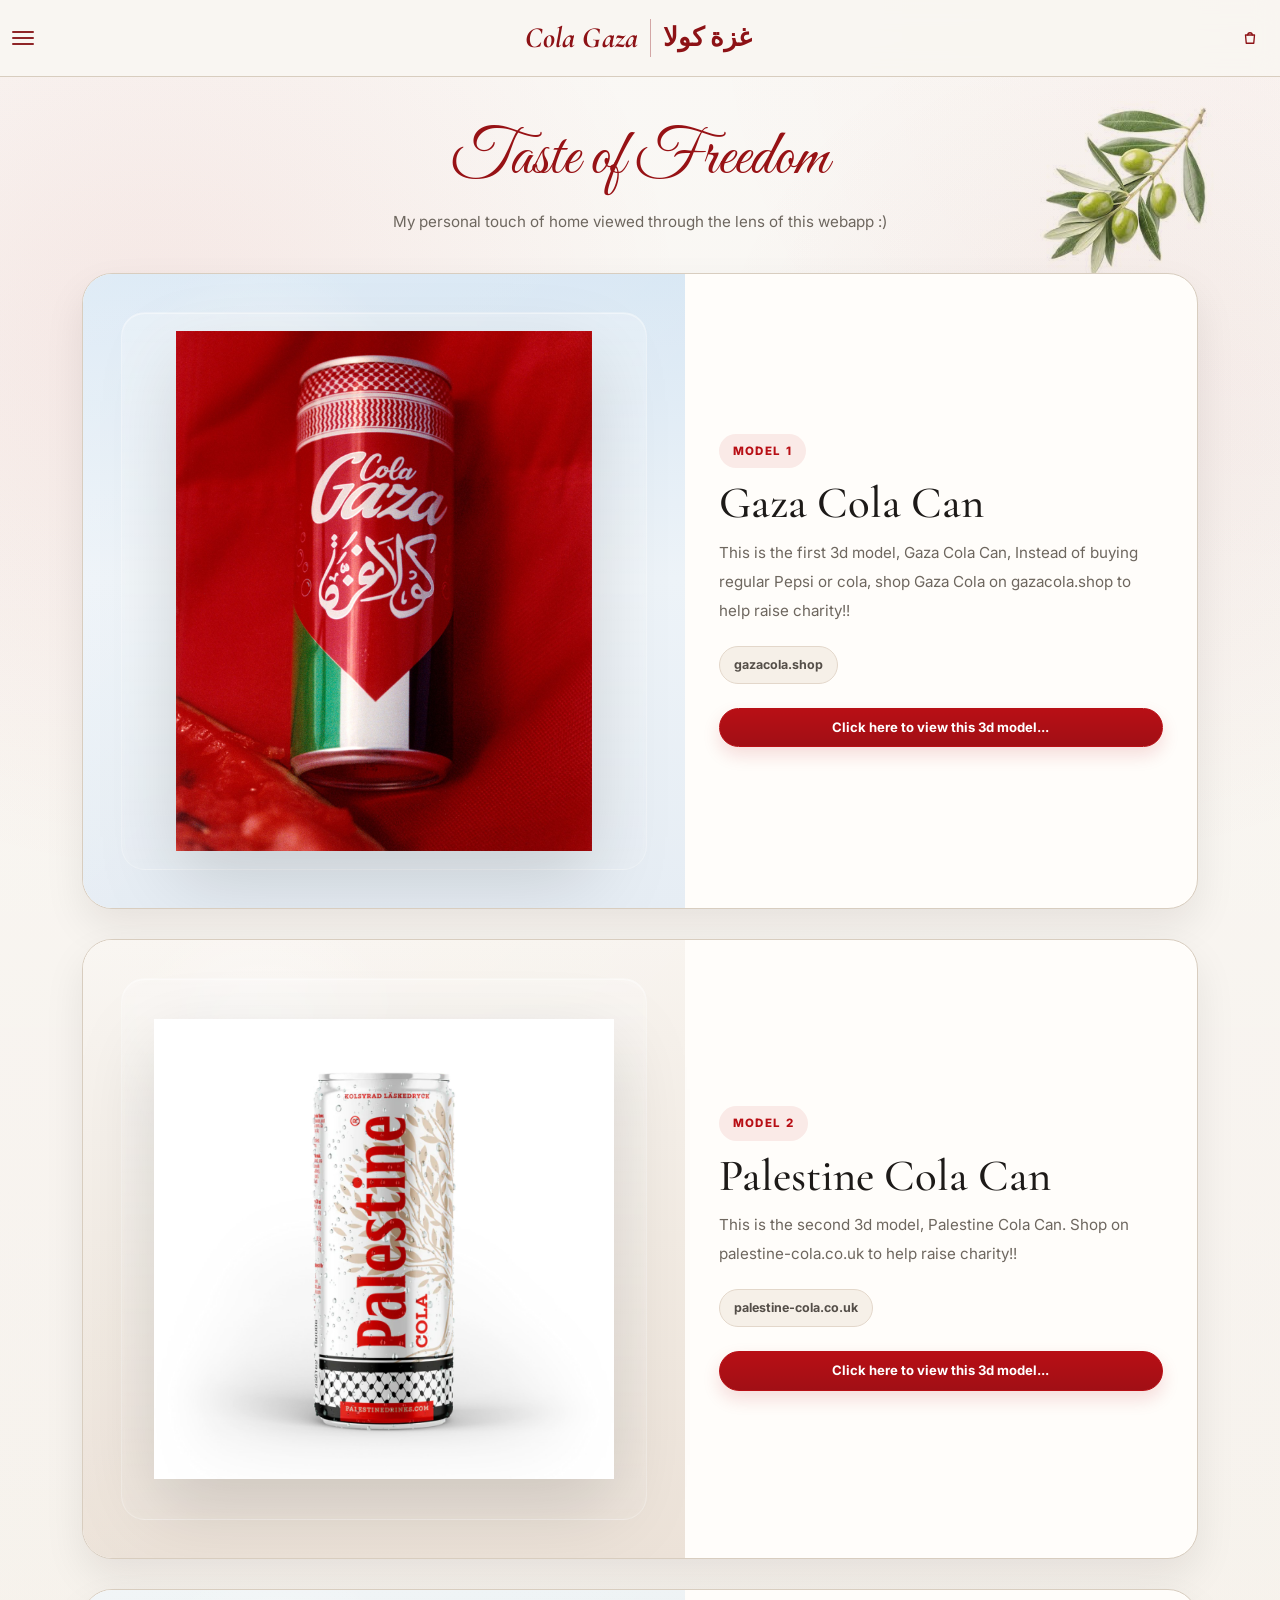
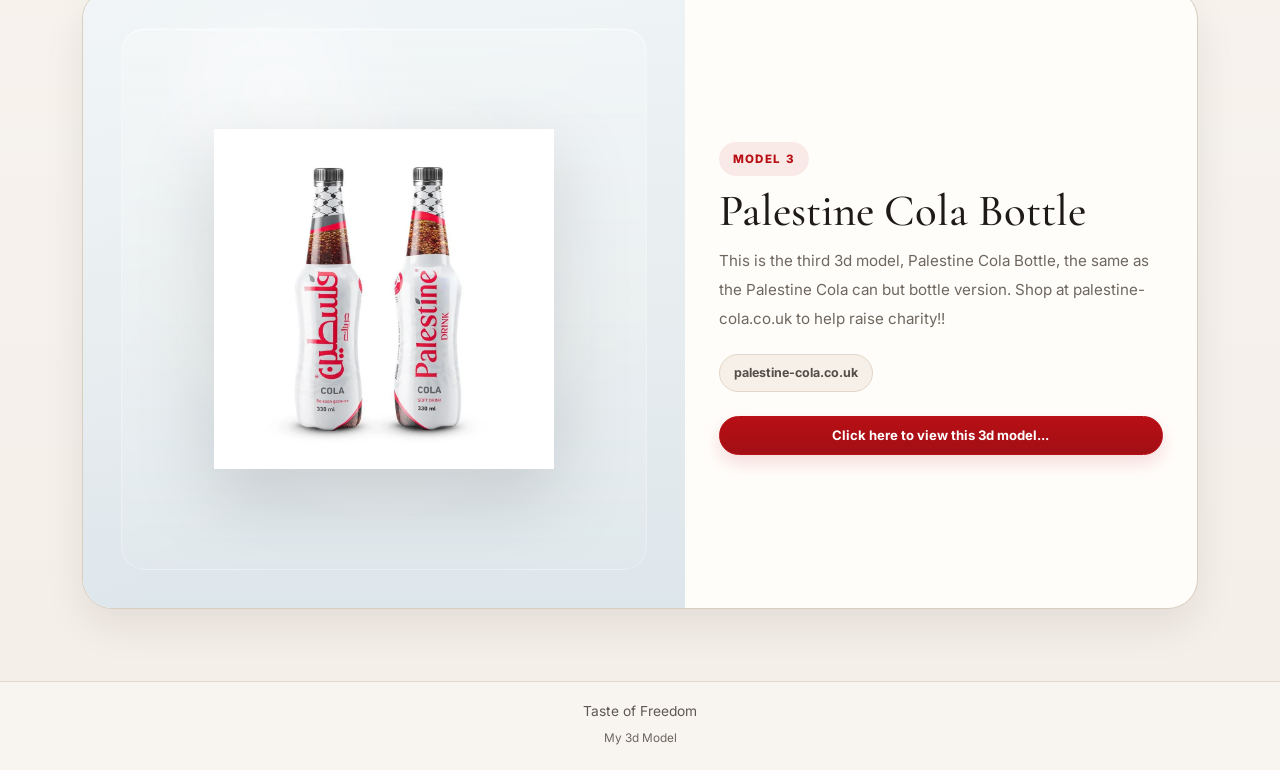
<file: index.html>
<!DOCTYPE html>
<html lang="en">
  <head>
    <meta charset="UTF-8" />
    <meta name="viewport" content="width=device-width, initial-scale=1.0" />
    <title>Gaza Cola | Taste of Freedom</title>

    <meta
      name="description"
      content="Taste of Freedom..."
    />

    <!-- Bootstrap for layout and grid-->
    <link
      href="https://cdn.jsdelivr.net/npm/bootstrap@5.3.3/dist/css/bootstrap.min.css"
      rel="stylesheet"
    />

    <!-- Google Fonts Cormorant Garamond for headings, Inter for body, Great Vibes for title -->

    <link rel="preconnect" href="https://fonts.googleapis.com" />
    <link rel="preconnect" href="https://fonts.gstatic.com" crossorigin />
    <link
      href="https://fonts.googleapis.com/css2?family=Cormorant+Garamond:wght@500;600;700&family=Inter:wght@300;400;500;600;700;800&family=Great+Vibes&display=swap"
      rel="stylesheet"
    />

    <!-- custom CSS with brand colours, variables and all the styling -->
    <link rel="stylesheet" href="./css/style.css" />
  </head>
  <body class="site-body-light">

     <!-- Header -->
    <header class="gc-header sticky-top">
      <div class="container-fluid gc-header-container">
        <div class="gc-header-bar">

           <!-- Hamburger button opens the offcanvas side menu -->
          <button
            class="gc-menu-btn"
            type="button"
            data-bs-toggle="offcanvas"
            data-bs-target="#siteMenu"
            aria-controls="siteMenu"
            aria-label="Open menu"
          >
            <span></span>
            <span></span>
            <span></span>
          </button>

          <!-- Brand name in English and Arabic , clicking it takes you to homepage -->
          <a
            href="./index.html"
            class="gc-brand text-decoration-none"
            aria-label="Gaza Cola home"
          >
            <span class="gc-brand-en">Cola Gaza</span>
            <span class="gc-brand-divider"></span>
            <span class="gc-brand-ar">غزة كولا</span>
          </a>

          <!-- Icon button clicking takes you to the about page -->
          <div class="gc-header-actions">
            <a
              href="./about.html"
              class="gc-icon-btn text-decoration-none"
              aria-label="About"
            >
              <svg
                viewBox="0 0 24 24"
                fill="none"
                stroke="currentColor"
                stroke-width="1.8"
                stroke-linecap="round"
                stroke-linejoin="round"
              >
                <path d="M6 8h12l-1 11H7L6 8Z"></path>
                <path d="M9 8a3 3 0 0 1 6 0"></path>
              </svg>
            </a>
          </div>
        </div>
      </div>
    </header>

    <!-- nav menu -->
    <div
      class="offcanvas offcanvas-start gc-offcanvas"
      tabindex="-1"
      id="siteMenu"
      aria-labelledby="siteMenuLabel"
    >
      <div class="offcanvas-header">
        <h5 class="offcanvas-title" id="siteMenuLabel">Menu</h5>
        <button
          type="button"
          class="btn-close"
          data-bs-dismiss="offcanvas"
          aria-label="Close"
        ></button>
      </div>

      <div class="offcanvas-body">
        <nav class="gc-menu-nav">
          <a href="./index.html">Home</a>
          <a href="./viewer.html?product=red-can">Red Gaza Cola Can</a>
          <a href="./viewer.html?product=white-bottle">White Palestine Cola Bottle</a>
          <a href="./viewer.html?product=white-can">White Palestine Cola Can</a>
          <a href="./about.html">About</a>
        </nav>
      </div>
    </div>

     <!-- Hero section with the olive branch picture, title and 3 models cards -->
    <main>
      <section class="gc-home-hero gc-home-hero-redesign">
        <div class="container gc-home-shell">
          <div class="gc-title-region text-center position-relative">
            <div class="gc-olive-branch gc-olive-branch-home" aria-hidden="true">
              <img
                src="./assets/images/olive.png"
                alt=""
                class="gc-olive-image"
              />
            </div>

            <h1 class="gc-home-title">Taste of Freedom</h1>
            <p class="gc-home-intro">
              My personal touch of home viewed through the lens of this webapp :)
            </p>
          </div>

           <!-- 3 models showcased using cards stacked vertically -->
          <div class="gc-home-product-stack">
            <article class="gc-home-feature-card gc-home-feature-red">
              <div class="gc-home-feature-visual">
                <div class="gc-home-feature-visual-inner">
                  <img
                    src="./assets/images/gazacan.jpg"
                    alt="Gaza Cola red can"
                    class="gc-home-feature-image gc-home-feature-image-can"
                  />
                </div>
              </div>

              <div class="gc-home-feature-content">
                <span class="gc-home-feature-tag">Model 1</span>
                <h2>Gaza Cola Can</h2>
                <p>
                  This is the first 3d model, Gaza Cola Can, Instead of buying regular Pepsi or cola, shop Gaza Cola on gazacola.shop to help raise charity!!
                </p>

                <div class="gc-home-feature-points">
                  <span>gazacola.shop</span>
                </div>

                <a
                  href="./viewer.html?product=red-can"
                  class="btn gc-primary-btn gc-pill-btn"
                >
                  Click here to view this 3d model...
                </a>
              </div>
            </article>

            <article class="gc-home-feature-card gc-home-feature-light">
              <div class="gc-home-feature-visual">
                <div class="gc-home-feature-visual-inner">
                  <img
                    src="./assets/images/palestine-can.jpg"
                    alt="White can product"
                    class="gc-home-feature-image gc-home-feature-image-can"
                  />
                </div>
              </div>

              <div class="gc-home-feature-content">
                <span class="gc-home-feature-tag">Model 2</span>
                <h2>Palestine Cola Can</h2>
                <p>
                  This is the second 3d model, Palestine Cola Can. Shop on palestine-cola.co.uk to help raise charity!!
                </p>

                <div class="gc-home-feature-points">
                  <span>palestine-cola.co.uk</span>
                </div>

                <a
                  href="./viewer.html?product=white-can"
                  class="btn gc-primary-btn gc-pill-btn"
                >
                  Click here to view this 3d model...
                </a>
              </div>
            </article>

            <article class="gc-home-feature-card gc-home-feature-bottle">
              <div class="gc-home-feature-visual">
                <div class="gc-home-feature-visual-inner">
                  <img
                    src="./assets/images/bottlepic.png"
                    alt="White bottle product"
                    class="gc-home-feature-image gc-home-feature-image-bottle"
                  />
                </div>
              </div>

              <div class="gc-home-feature-content">
                <span class="gc-home-feature-tag">Model 3</span>
                <h2>Palestine Cola Bottle</h2>
                <p>
                  This is the third 3d model, Palestine Cola Bottle, the same as the Palestine Cola can but bottle version. Shop at palestine-cola.co.uk to help raise charity!!
                </p>

                <div class="gc-home-feature-points">
                  <span>palestine-cola.co.uk</span>
                </div>

                <a
                  href="./viewer.html?product=white-bottle"
                  class="btn gc-primary-btn gc-pill-btn"
                >
                  Click here to view this 3d model...
                </a>
              </div>
            </article>
          </div>
        </div>
      </section>
    </main>

     <!-- and finally footer  -->
    <footer class="gc-footer-light">
      <div class="container text-center">
        <p class="mb-1">Taste of Freedom</p>
        <small>My 3d Model</small>
      </div>
    </footer>

    <script src="https://cdn.jsdelivr.net/npm/bootstrap@5.3.3/dist/js/bootstrap.bundle.min.js"></script>
  </body>
</html>
</file>
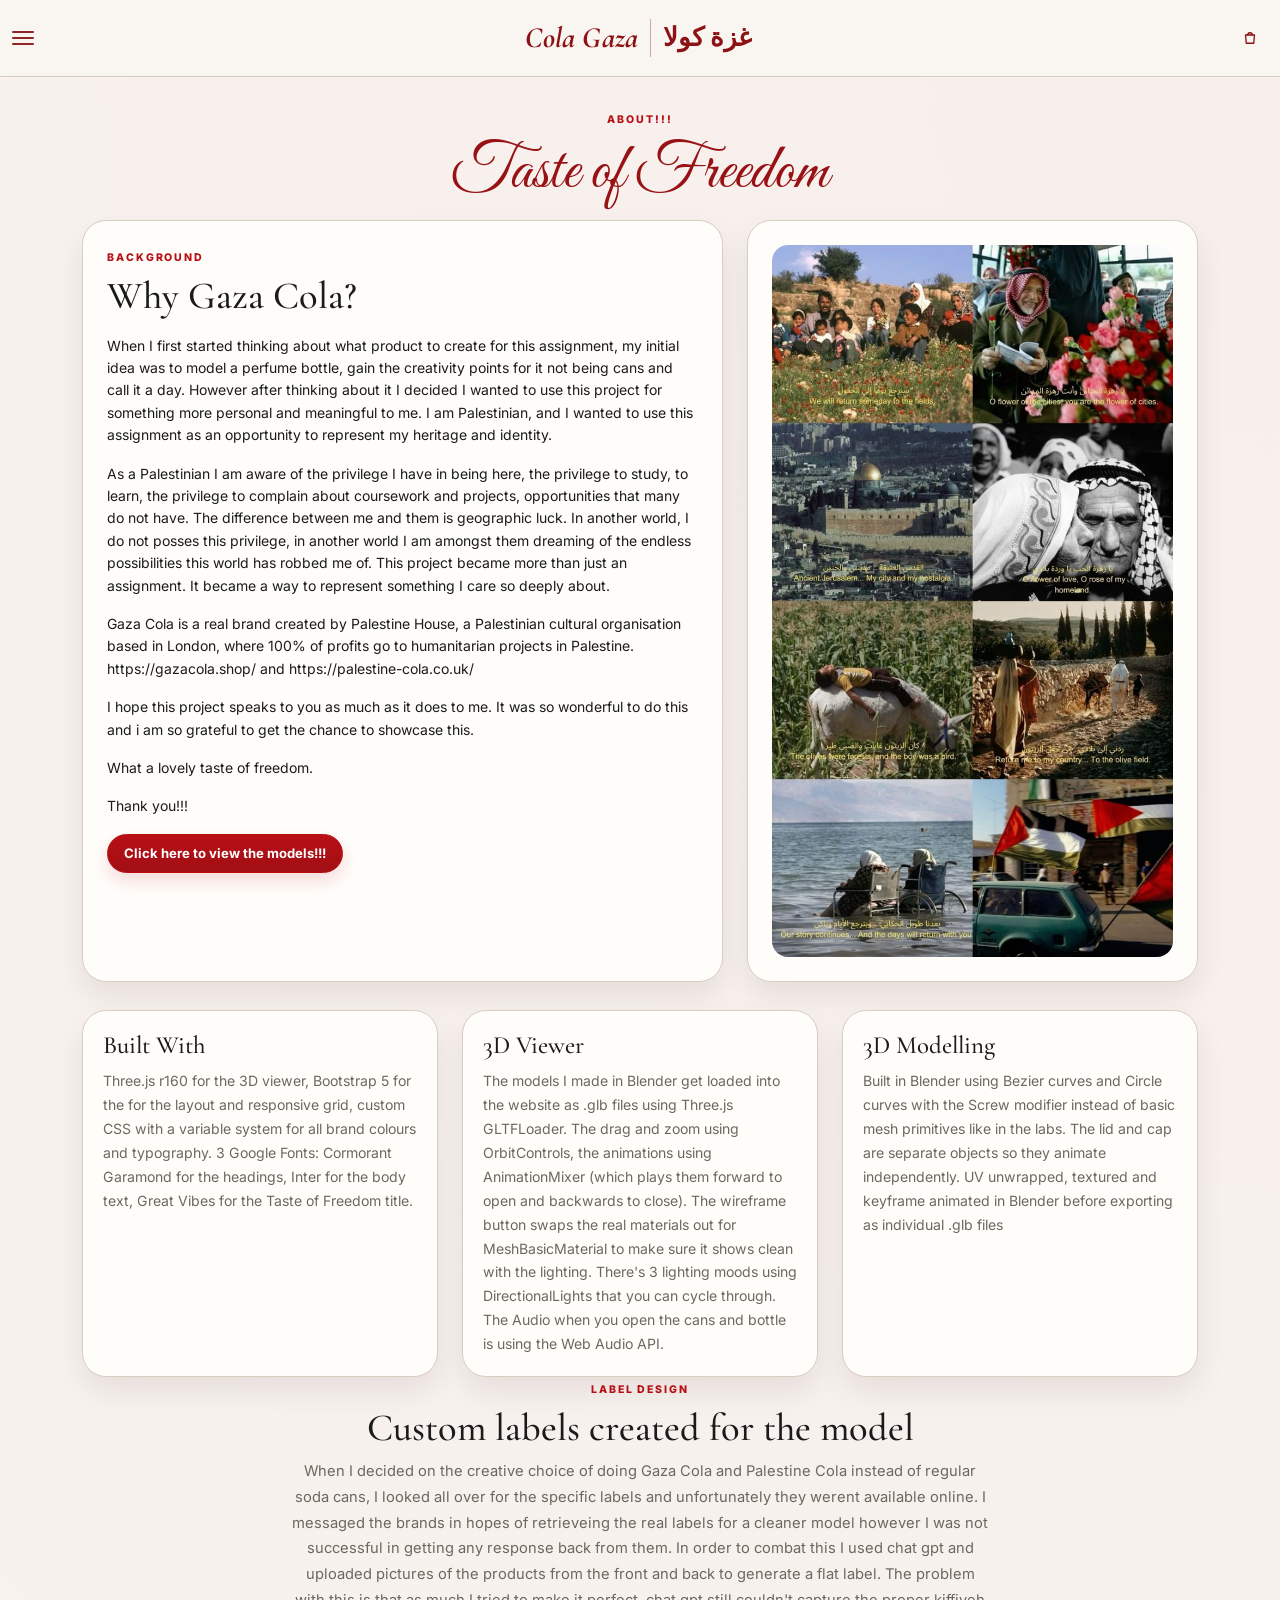
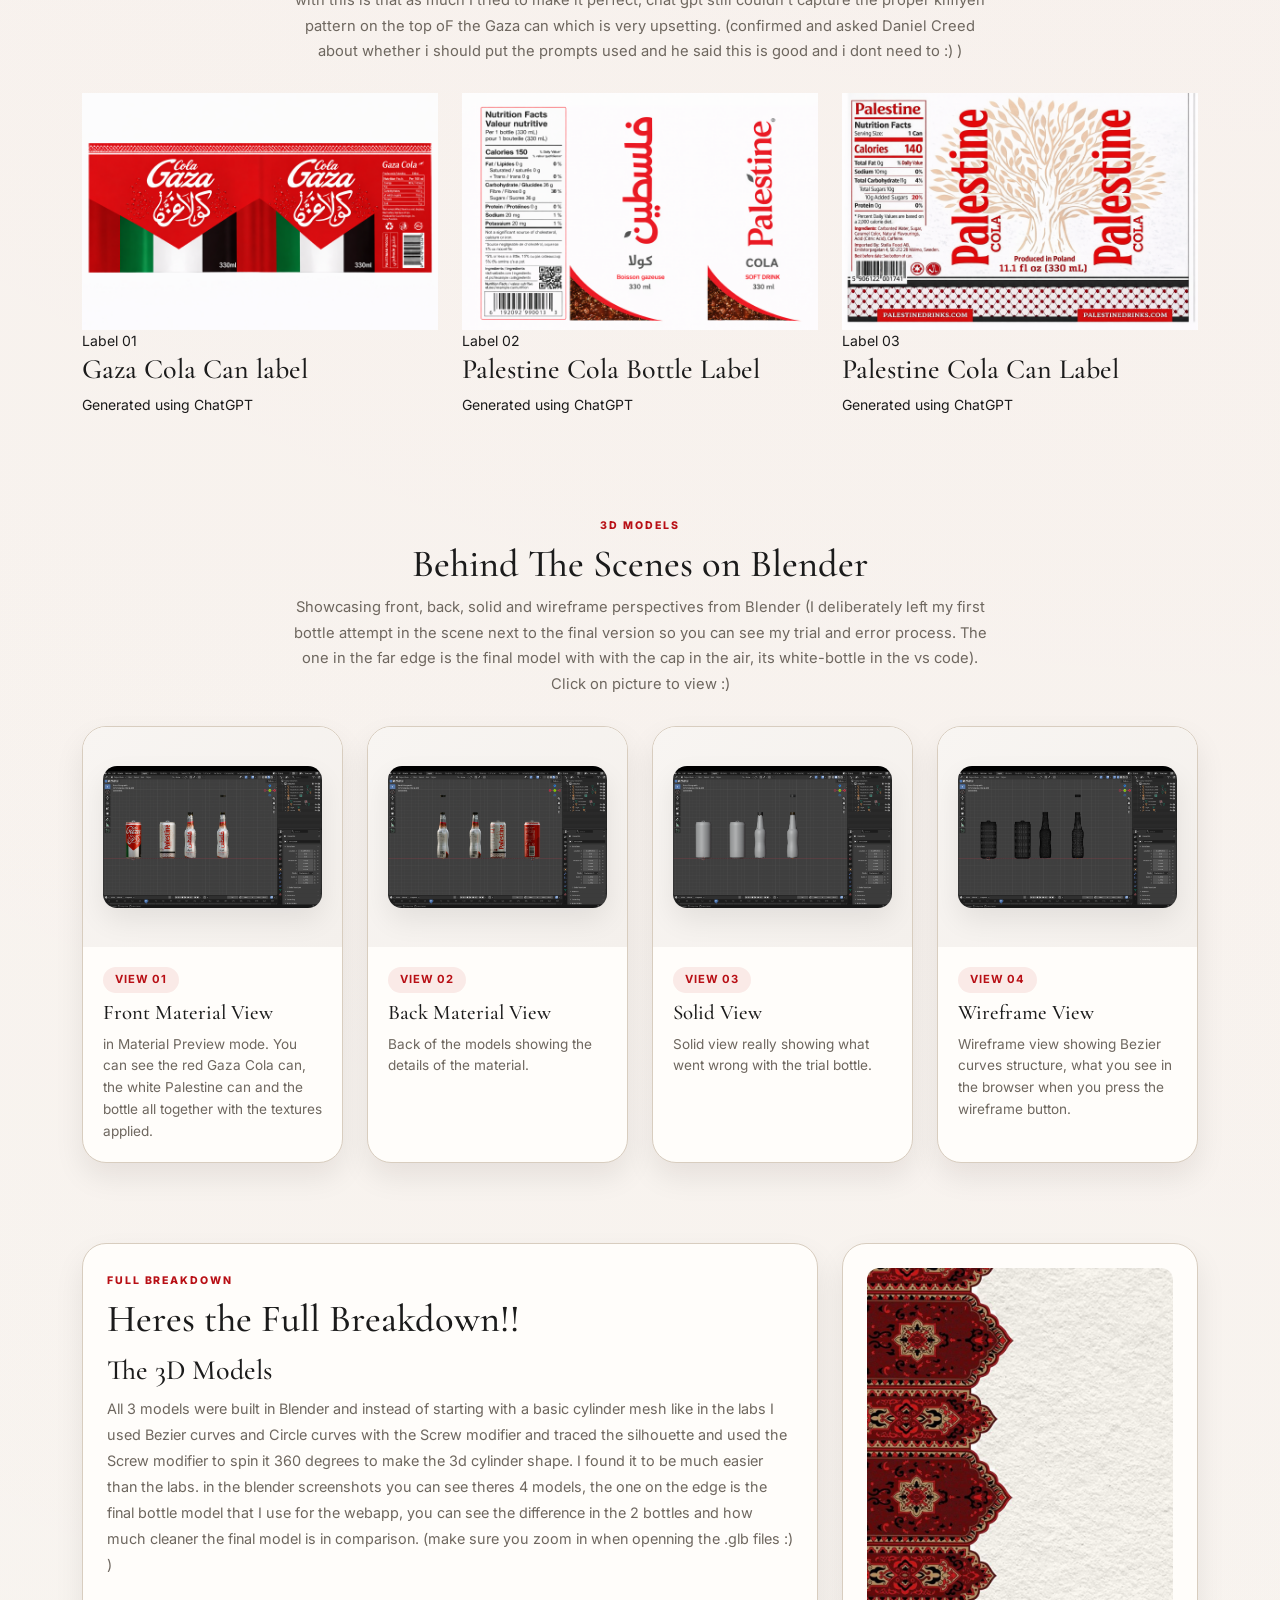
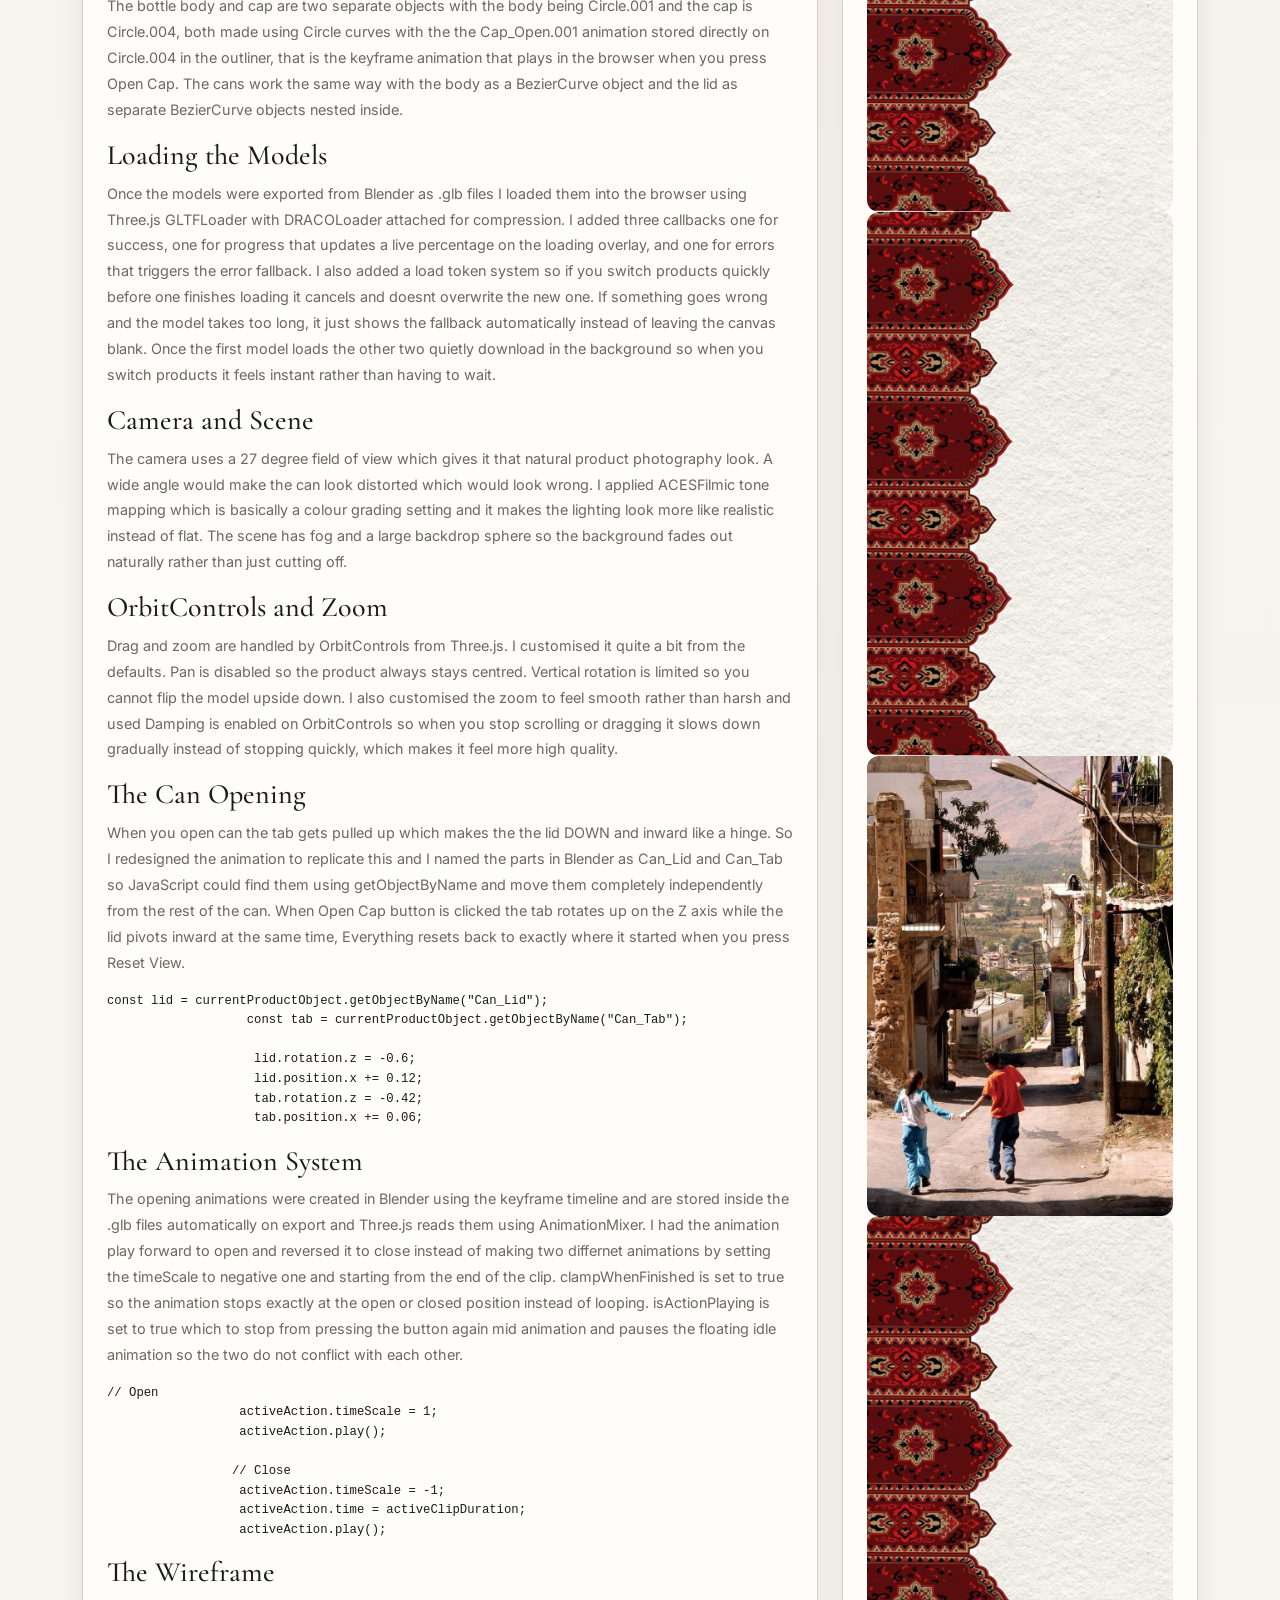
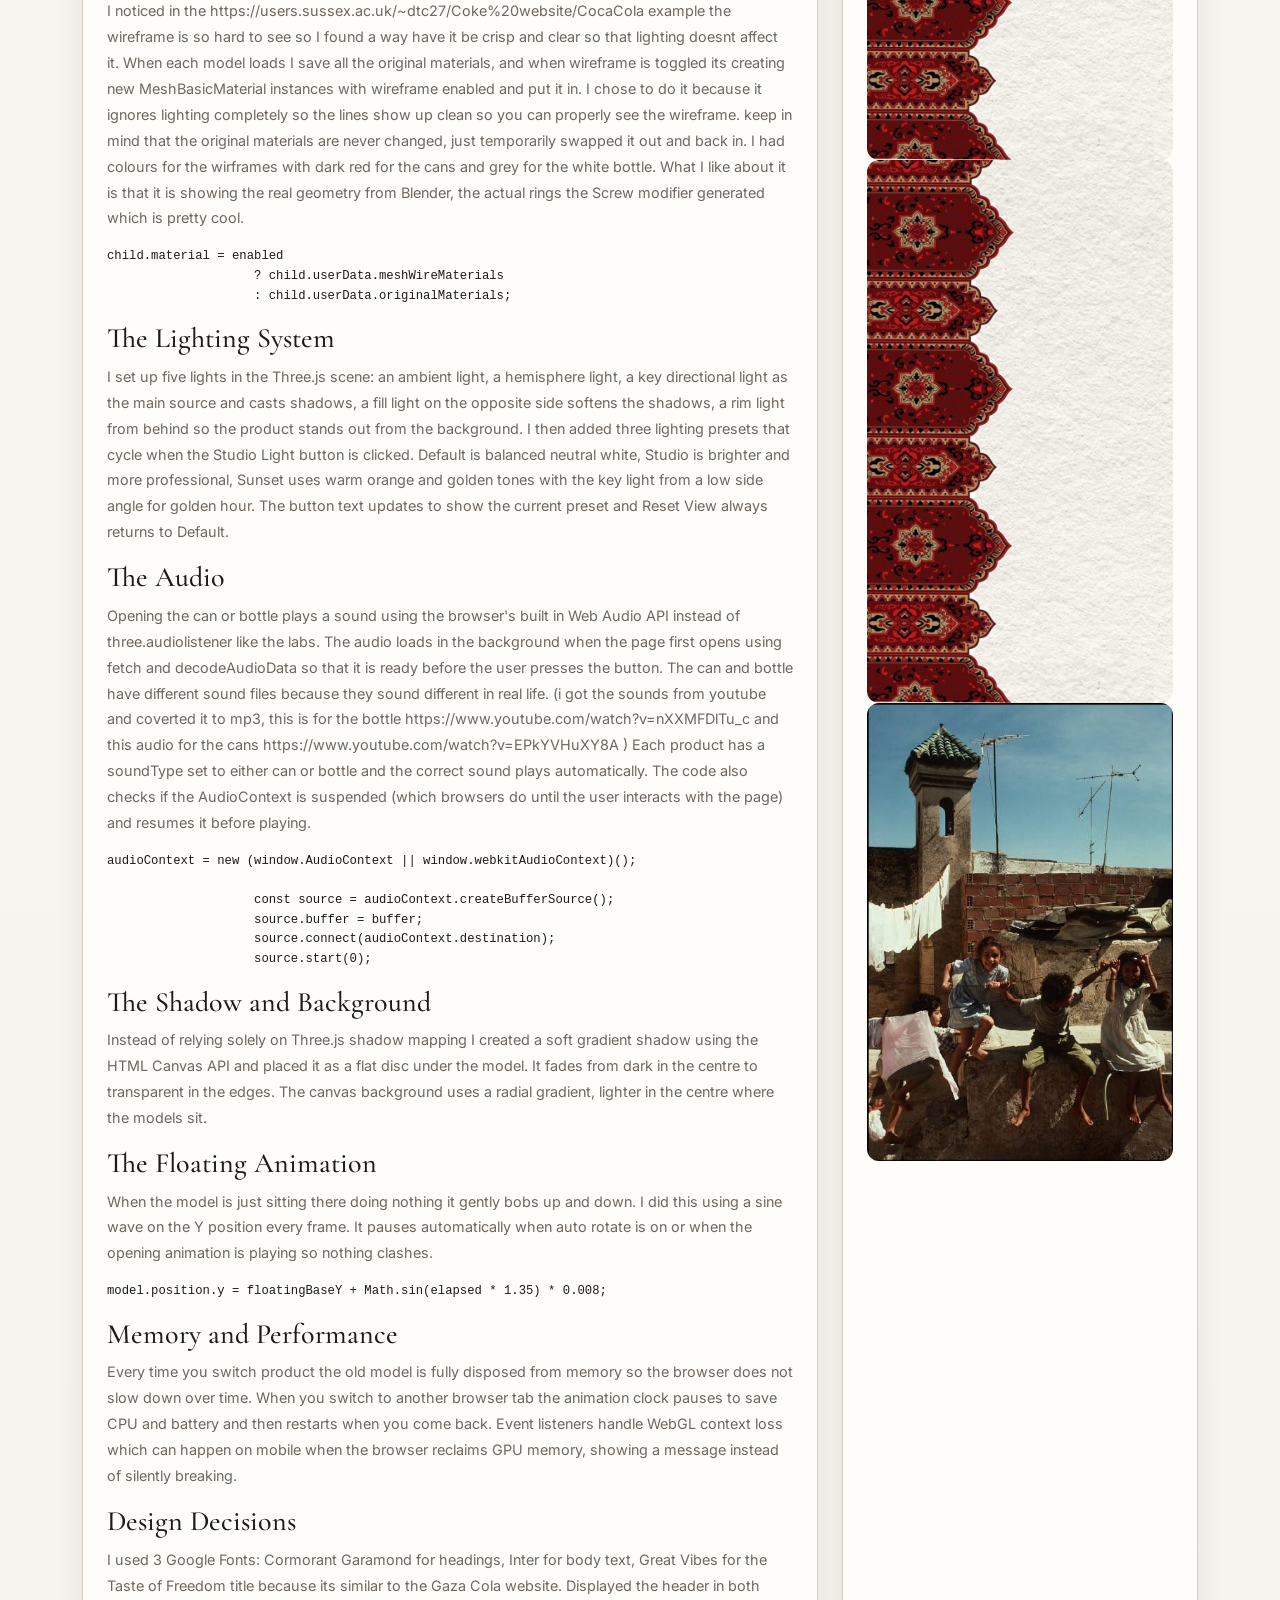
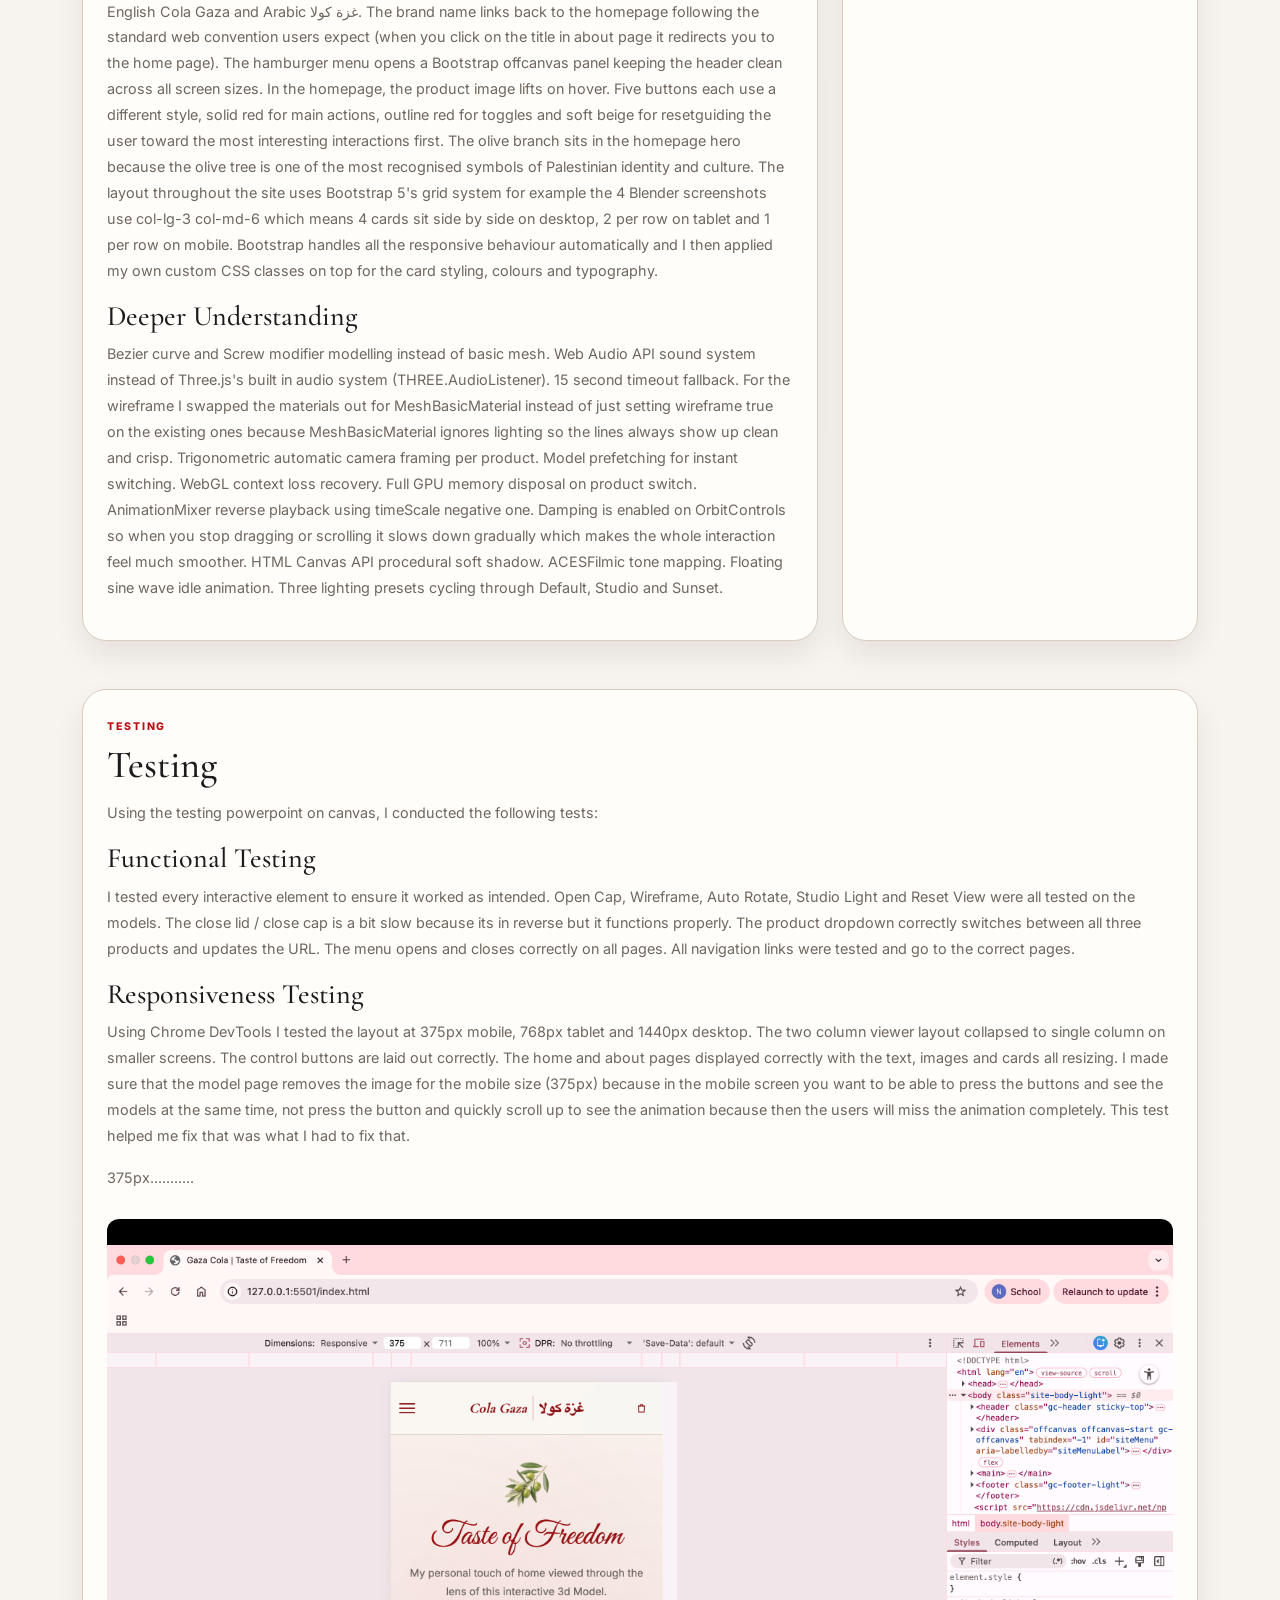
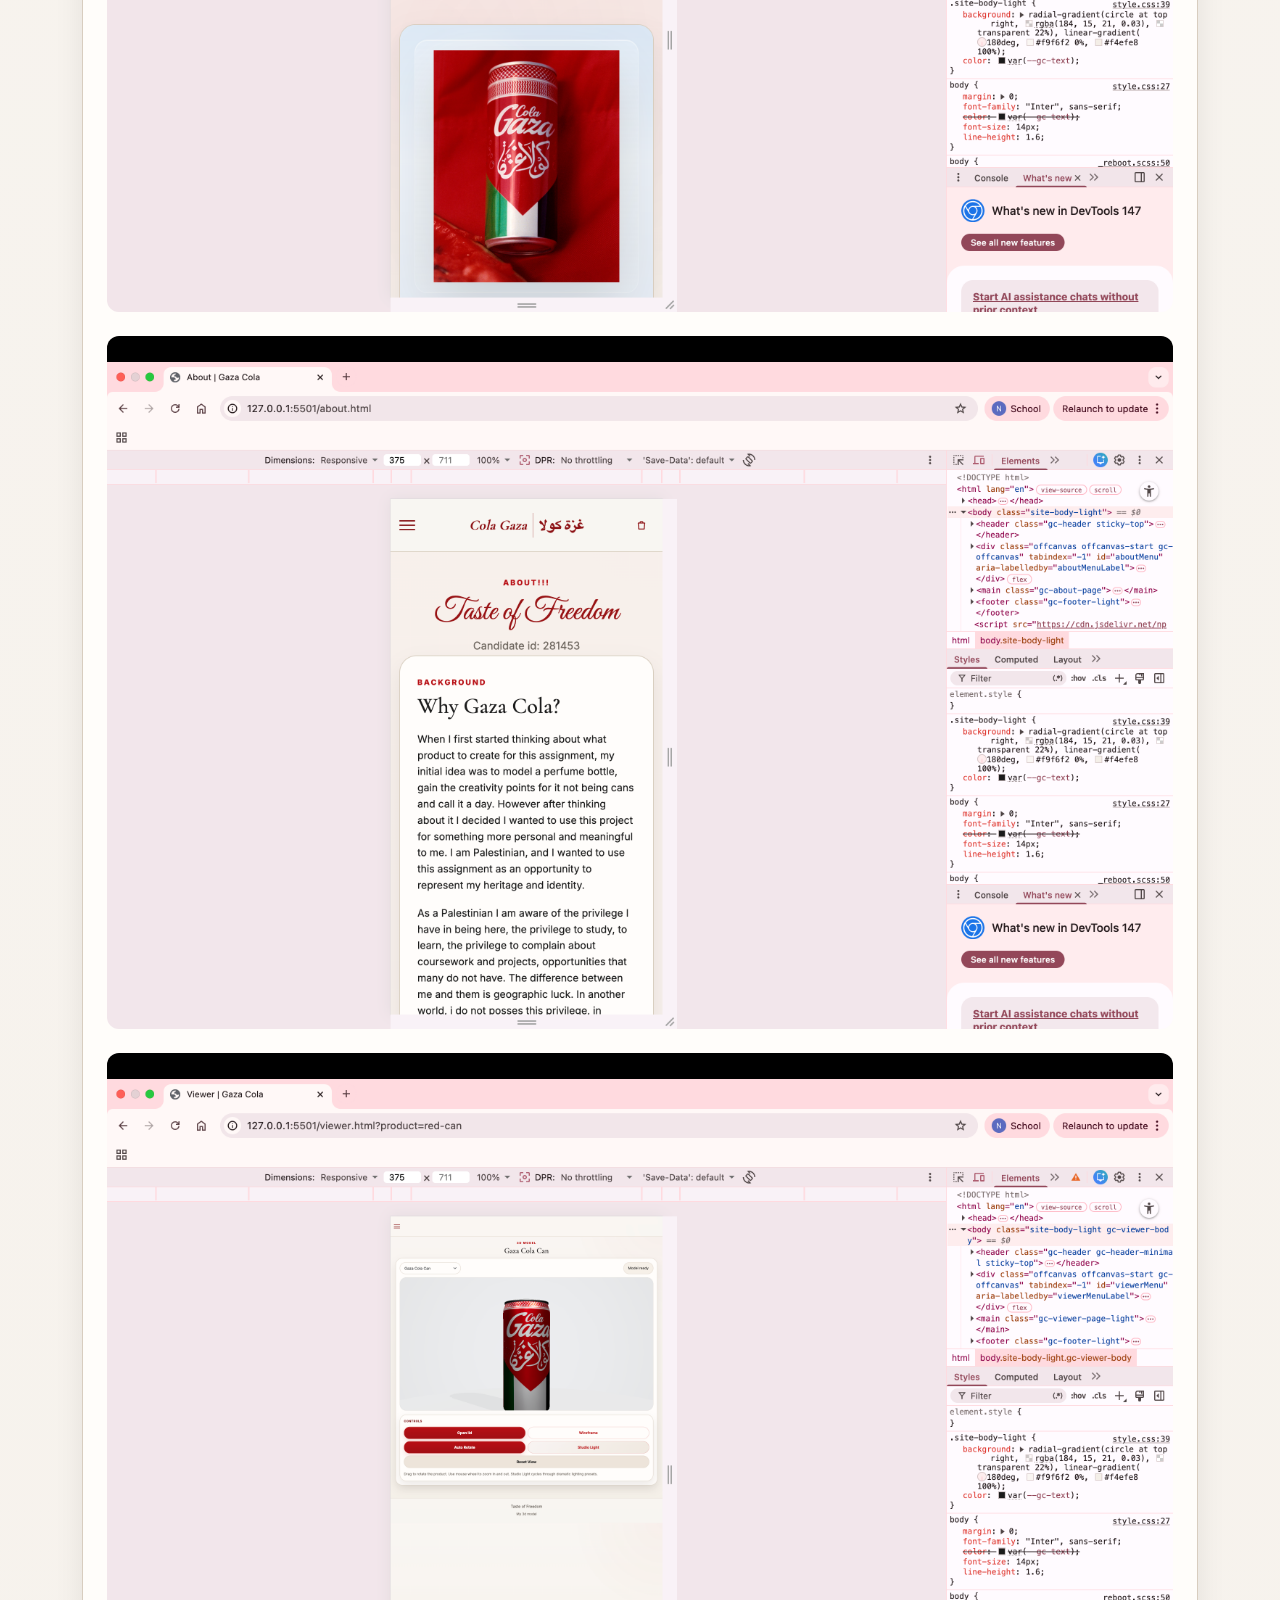
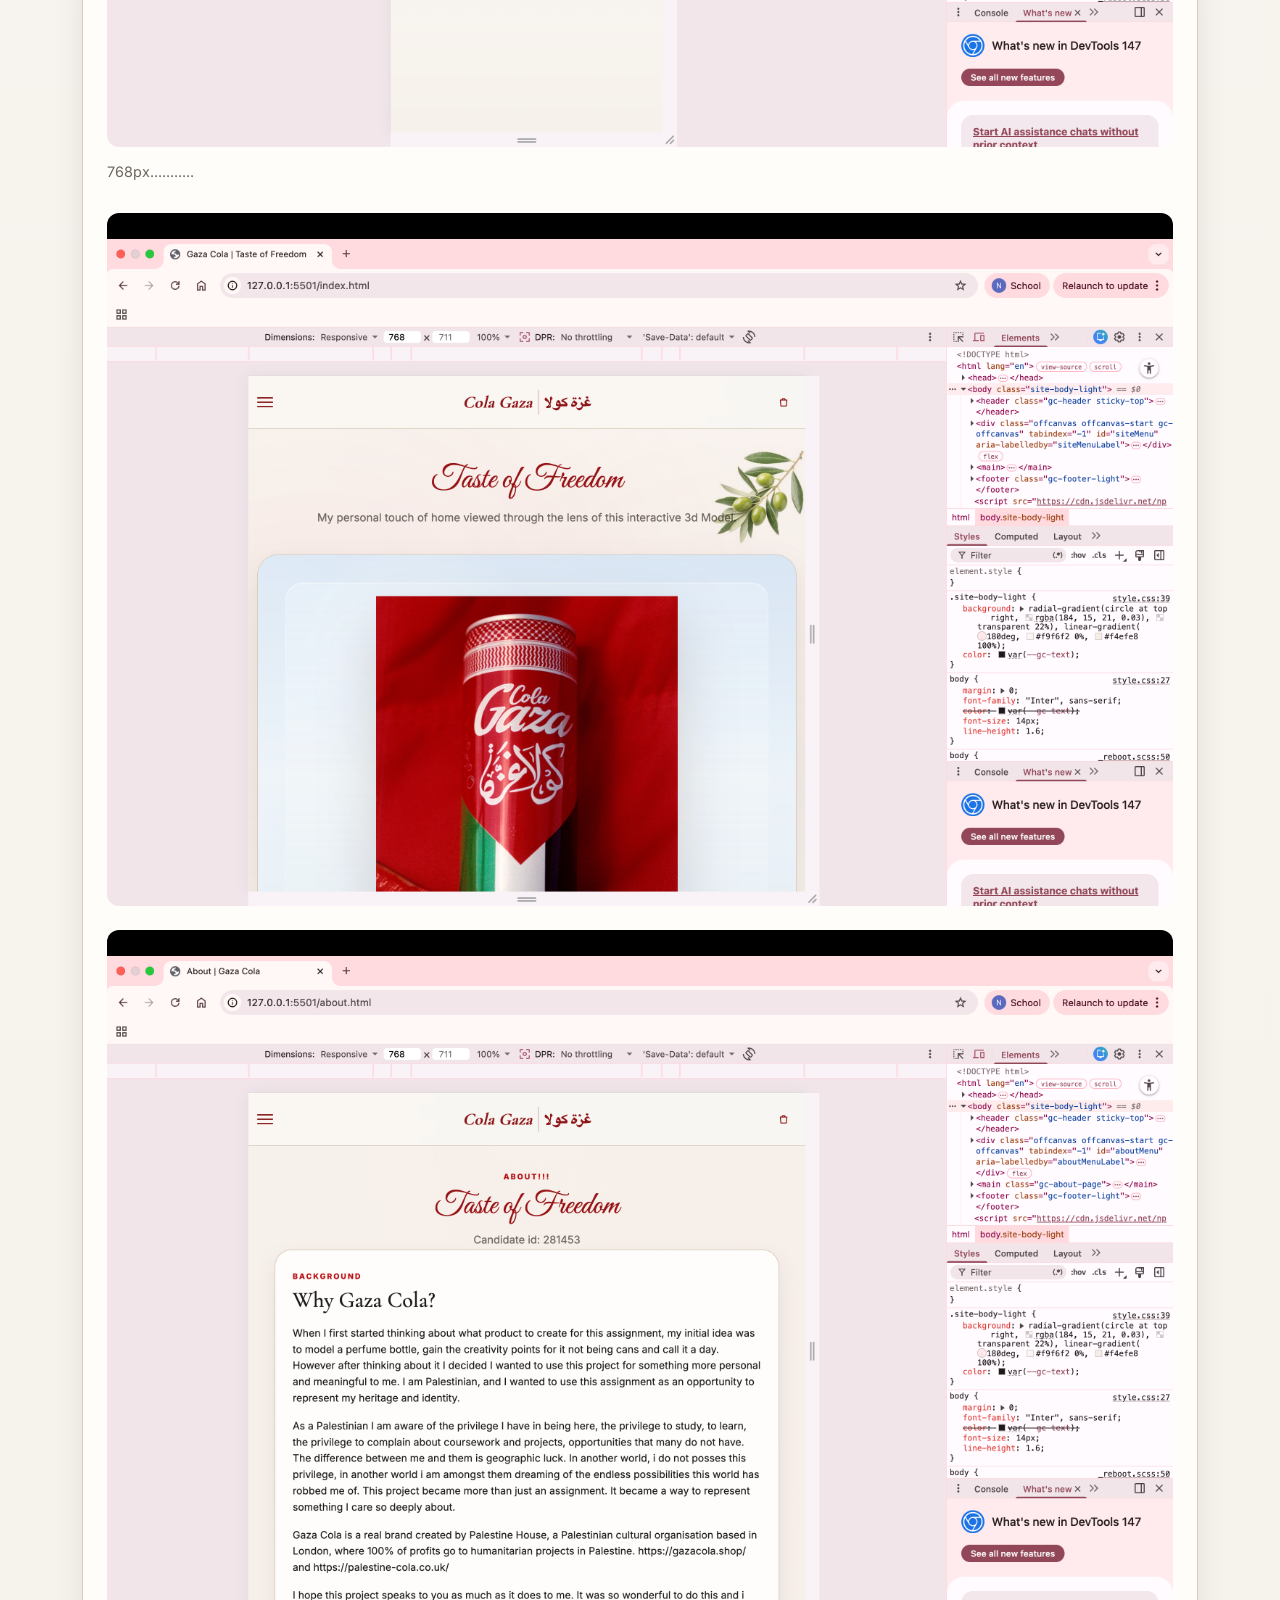
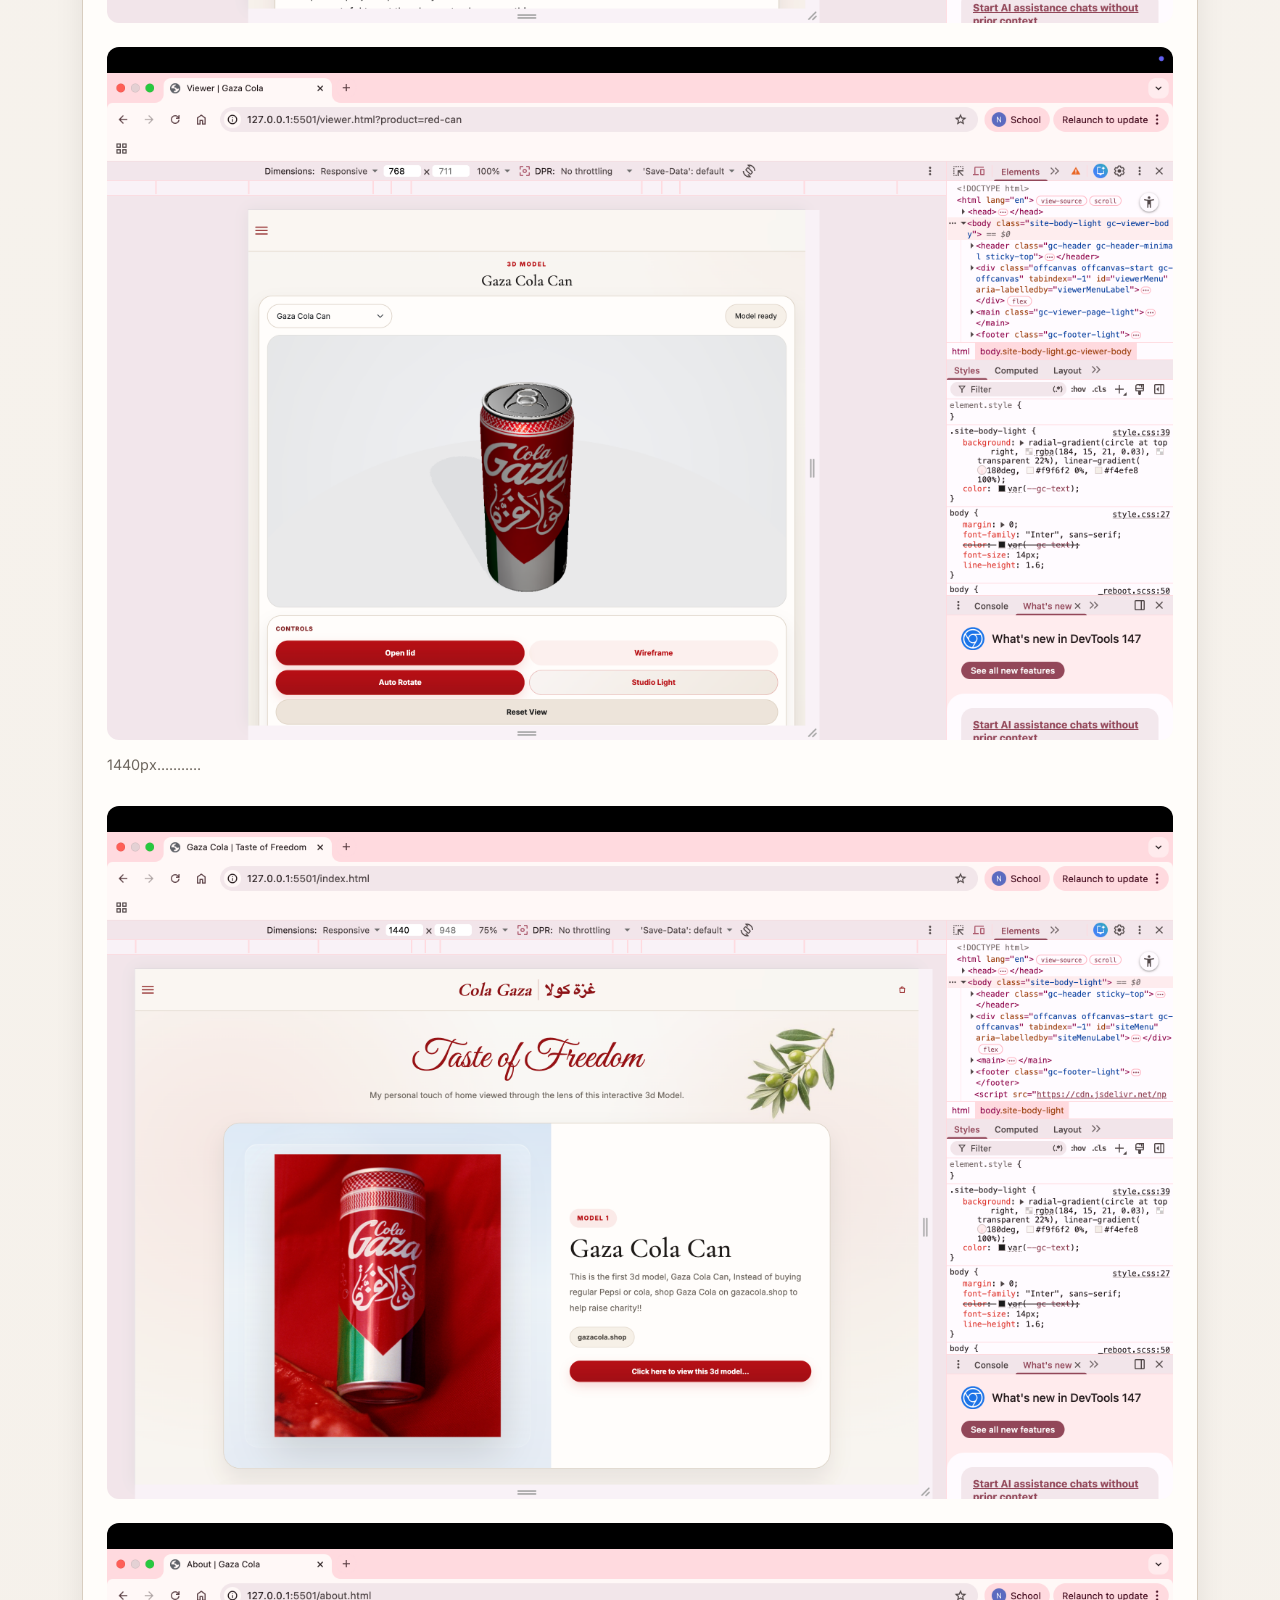
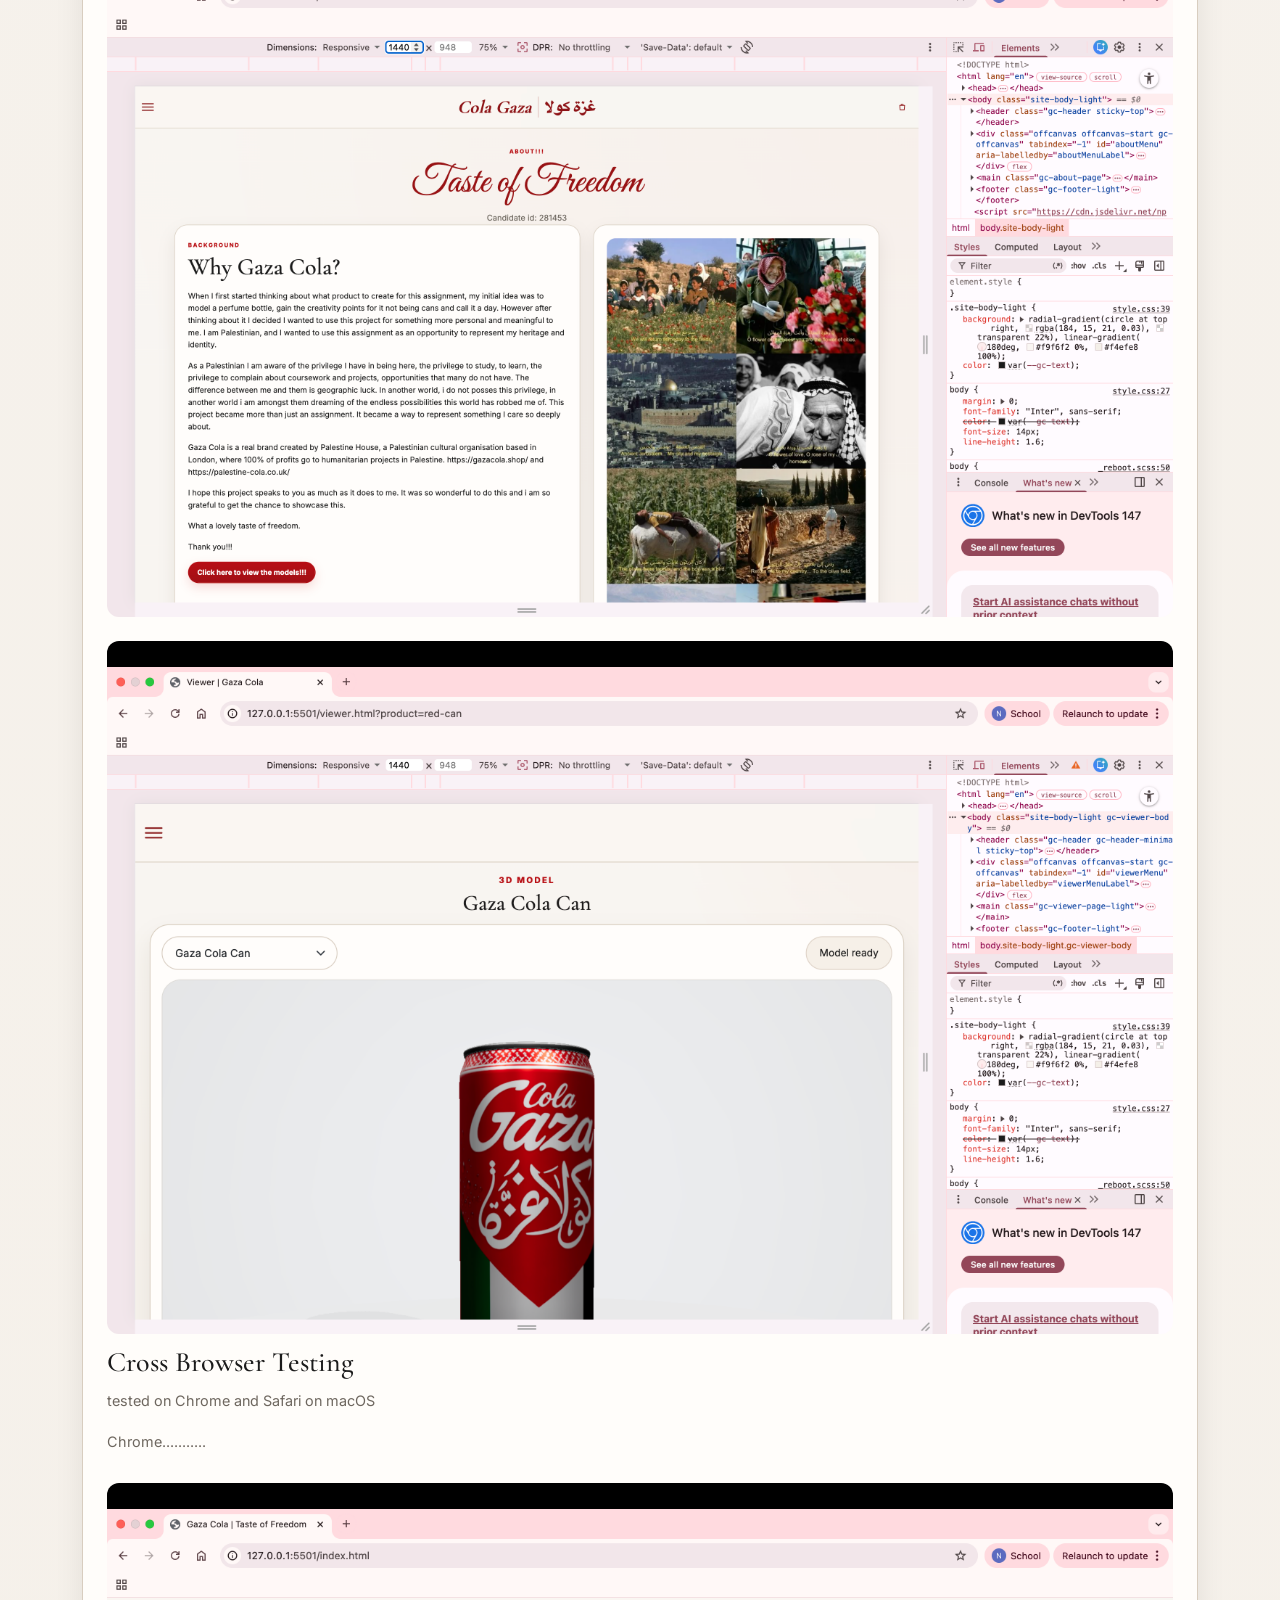
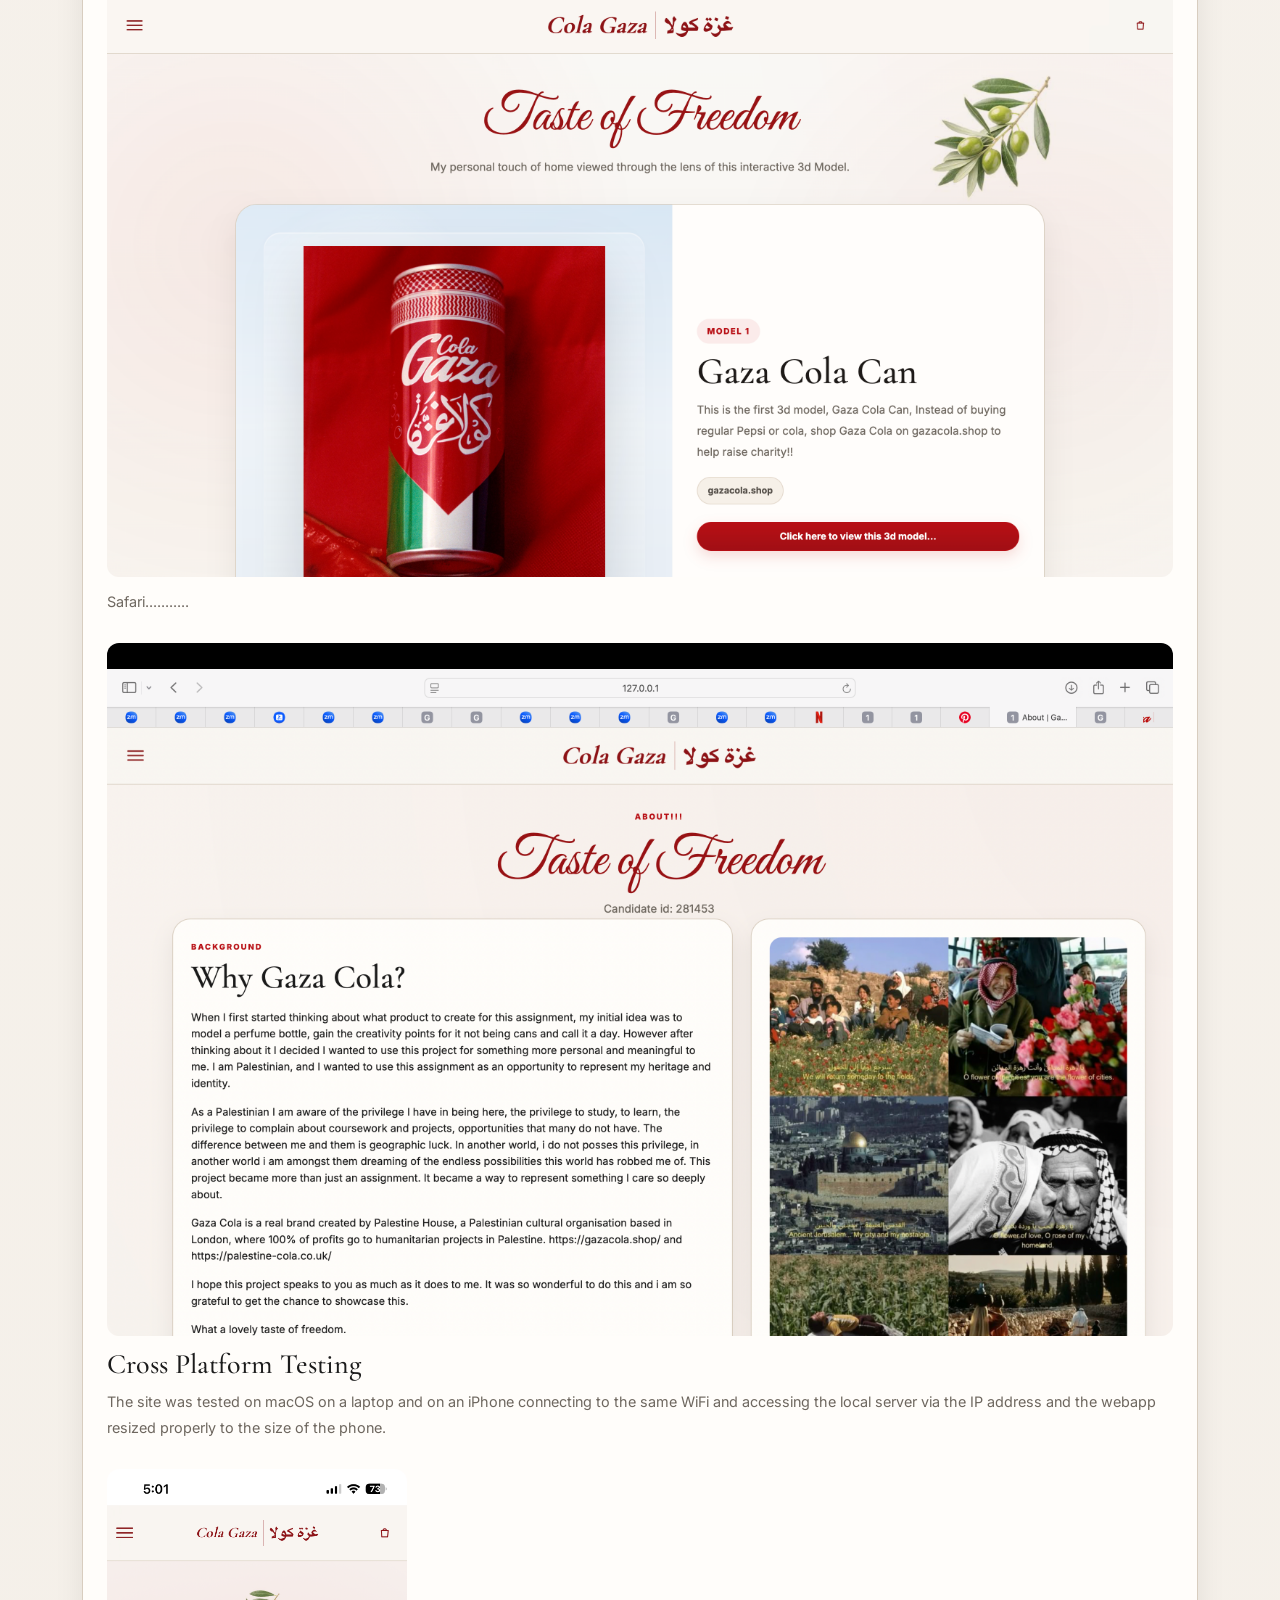
<file: about.html>
<!DOCTYPE html>
<html lang="en">
  <head>
    <meta charset="UTF-8" />
    <meta name="viewport" content="width=device-width, initial-scale=1.0" />
    <title>About | Gaza Cola</title>

     <!-- bootstrap for the grid and layout -->

    <link
      href="https://cdn.jsdelivr.net/npm/bootstrap@5.3.3/dist/css/bootstrap.min.css"
      rel="stylesheet"
    />

     <!-- google fonts Cormorant Garamond for headings, Inter for body, Great Vibes for title -->
    <link rel="preconnect" href="https://fonts.googleapis.com" />
    <link rel="preconnect" href="https://fonts.gstatic.com" crossorigin />
    <link
      href="https://fonts.googleapis.com/css2?family=Cormorant+Garamond:wght@500;600;700&family=Inter:wght@300;400;500;600;700;800&family=Great+Vibes&display=swap"
      rel="stylesheet"
    />

      <!-- custom CSS with all the brand colours and styling -->
    <link rel="stylesheet" href="./css/style.css" />
  </head>
  <body class="site-body-light">

        <!-- header for all pages, links back to homepage when you click the brand name -->
    <header class="gc-header sticky-top">
      <div class="container-fluid gc-header-container">
        <div class="gc-header-bar">
          <button
            class="gc-menu-btn"
            type="button"
            data-bs-toggle="offcanvas"
            data-bs-target="#aboutMenu"
            aria-controls="aboutMenu"
            aria-label="Open menu"
          >
            <span></span>
            <span></span>
            <span></span>
          </button>

          <a href="./index.html" class="gc-brand text-decoration-none">
            <span class="gc-brand-en">Cola Gaza</span>
            <span class="gc-brand-divider"></span>
            <span class="gc-brand-ar">غزة كولا</span>
          </a>

          <div class="gc-header-actions">
            <a
              href="./viewer.html?product=red-can"
              class="gc-icon-btn text-decoration-none"
              aria-label="Viewer"
            >
              <svg
                viewBox="0 0 24 24"
                fill="none"
                stroke="currentColor"
                stroke-width="1.8"
                stroke-linecap="round"
                stroke-linejoin="round"
              >
                <path d="M6 8h12l-1 11H7L6 8Z"></path>
                <path d="M9 8a3 3 0 0 1 6 0"></path>
              </svg>
            </a>
          </div>
        </div>
      </div>
    </header>

    <!-- offcanvas nav menu (Bootstrap handles the open/close) -->
    <div
      class="offcanvas offcanvas-start gc-offcanvas"
      tabindex="-1"
      id="aboutMenu"
      aria-labelledby="aboutMenuLabel"
    >
      <div class="offcanvas-header">
        <h5 class="offcanvas-title" id="aboutMenuLabel">Menu</h5>
        <button
          type="button"
          class="btn-close"
          data-bs-dismiss="offcanvas"
          aria-label="Close"
        ></button>
      </div>

      <div class="offcanvas-body">
        <nav class="gc-menu-nav">
          <a href="./index.html">Home</a>
          <a href="./viewer.html?product=red-can">Gaza Cola Can</a>
          <a href="./viewer.html?product=white-bottle">Palestine Cola Bottle</a>
          <a href="./viewer.html?product=white-can">Palestine Cola Can</a>
          <a href="./about.html">About</a>
        </nav>
      </div>
    </div>

    <main class="gc-about-page">
      <section class="gc-about-top">
        <div class="container">
          <div class="text-center gc-about-heading">
            <span class="gc-overline">About!!!</span>
            <h1>Taste of Freedom</h1>


          </div>
        </div>
      </section>

      <section class="gc-about-content">
        <div class="container">

          <!-- here we begin with why i chose this design -->
          <div class="row g-4 align-items-stretch">
            <div class="col-lg-7">
              <article class="gc-about-card h-100 gc-about-main-card">
                <span class="gc-overline">Background</span>
                <h2>Why Gaza Cola?</h2>
                </p>
                 When I first started thinking about what product to create for this assignment, my initial idea was to model a perfume bottle, gain the creativity points for it not being cans and call it a day.
                 However after thinking about it I decided I wanted to use this project for something more personal and meaningful to me.
                 I am Palestinian, and I wanted to use this assignment as an opportunity to represent my heritage and identity.
                </p>
                  As a Palestinian I am aware of the privilege I have in being here, the privilege to study, to learn, the privilege to complain about coursework and projects, opportunities that many do not have. 
                  The difference between me and them is geographic luck. 
                  In another world, I do not posses this privilege, in another world I am amongst them dreaming of the endless possibilities this world has robbed me of.
                  
                  This project became more than just an assignment. It became a way to represent something I care so deeply about.
                </p>
                  Gaza Cola is a real brand created by Palestine House, a Palestinian cultural organisation based in London, where 100% of profits go to humanitarian projects in Palestine. https://gazacola.shop/ and https://palestine-cola.co.uk/
                  </p>
                  I hope this project speaks to you as much as it does to me. It was so wonderful to do this and i am so grateful to get the chance to showcase this.
                  </p>
                  What a lovely taste of freedom. 
                  </p>
                  Thank you!!!
                  </p>
                </p>

                <div class="gc-about-actions">
                  <a href="./viewer.html?product=red-can" class="btn gc-primary-btn">
                    Click here to view the models!!!
                  </a>
                </div>
              </article>
            </div>

            <!-- adding pictures, from pintrest -->
            <div class="col-lg-5">
              <article class="gc-about-card h-100 gc-about-visual-card">
                <img
                  src="./assets/images/collage.jpg"
                  alt="Gaza Cola project visual"
                  class="gc-about-photo"
                />
              </article>
            </div>
          </div>

          <!-- 3 mini cards for a quick overview -->
          <div class="row g-4 mt-1">
            <div class="col-md-4">
              <article class="gc-about-mini-card">
                <h3>Built With</h3>
                <p>
                  Three.js r160 for the 3D viewer, Bootstrap 5 for the for the layout and responsive grid, 
                  custom CSS with a variable system for all brand colours and typography. 
                  3 Google Fonts: Cormorant Garamond for the headings, Inter for the body text, Great Vibes for the Taste of Freedom title. 
                
                </p>
              </article>
            </div>

            <div class="col-md-4">
              <article class="gc-about-mini-card">
                <h3>3D Viewer</h3>
                <p>
                  The models I made in Blender get loaded into the website as .glb files using Three.js GLTFLoader. 
                  The drag and zoom using OrbitControls, the animations using AnimationMixer (which plays them forward to open and backwards to close). 
                  The wireframe button swaps the real materials out for MeshBasicMaterial to make sure it shows clean with the lighting.
                  There's 3 lighting moods using DirectionalLights that you can cycle through.
                  The Audio when you open the cans and bottle is using the Web Audio API.
                  
                </p>
              </article>
            </div>

            <div class="col-md-4">
              <article class="gc-about-mini-card">
                <h3>3D Modelling</h3>
                <p>
                  Built in Blender using Bezier curves and Circle curves with the Screw modifier instead of basic mesh primitives like in the labs. 
                  The lid and cap are separate objects so they animate independently. 
                  UV unwrapped, textured and keyframe animated in Blender before exporting as individual .glb files 
                
                </p>
              </article>
            </div>
          </div>

           <!-- Labels section explaining why I used ChatGPT to create them and showing the fkat labels -->
          <section class="gc-labels-showcase">
            <div class="gc-section-heading text-center">
              <span class="gc-overline">Label Design</span>
              <h2>Custom labels created for the model</h2>
              <p>
                When I decided on the creative choice of doing Gaza Cola and Palestine Cola instead of regular soda cans,
                I looked all over for the specific labels and unfortunately they werent available online. I messaged the brands in hopes 
                of retrieveing the real labels for a cleaner model however I was not successful in getting any response back from them.
                In order to combat this I used chat gpt and uploaded pictures of the products from the front and back to generate a flat label. 
                The problem with this is that as much I tried to make it perfect, chat gpt still couldn't capture the proper kiffiyeh pattern on the top oF the Gaza can 
                which is very upsetting. 
                (confirmed and asked Daniel Creed about whether i should put the prompts used and he said this is good and i dont need to :)    )
              
              </p>
            </div>

            <div class="row g-4">
              <div class="col-lg-4 col-md-6">
                <article class="gc-label-card h-100">
                  <div class="gc-label-image-wrap">
                    <img
                      src="./assets/images/label1.png"
                      alt="Custom label design 1"
                      class="gc-label-image"
                    />
                  </div>
                  <div class="gc-label-card-content">
                    <span class="gc-label-tag">Label 01</span>
                    <h3>Gaza Cola Can label</h3>
                    <p>
                      Generated using ChatGPT
                    
                    </p>
                  </div>
                </article>
              </div>

              <div class="col-lg-4 col-md-6">
                <article class="gc-label-card h-100">
                  <div class="gc-label-image-wrap">
                    <img
                      src="./assets/images/label2.png"
                      alt="Custom label design 2"
                      class="gc-label-image"
                    />
                  </div>
                  <div class="gc-label-card-content">
                    <span class="gc-label-tag">Label 02</span>
                    <h3>Palestine Cola Bottle Label</h3>
                    <p>
                      Generated using ChatGPT
                    </p>
                  </div>
                </article>
              </div>

              <div class="col-lg-4 col-md-12">
                <article class="gc-label-card h-100">
                  <div class="gc-label-image-wrap">
                    <img
                      src="./assets/images/label3.png"
                      alt="Custom label design 3"
                      class="gc-label-image"
                    />
                  </div>
                  <div class="gc-label-card-content">
                    <span class="gc-label-tag">Label 03</span>
                    <h3>Palestine Cola Can Label</h3>
                    <p>
                      
                      Generated using ChatGPT
                    </p>
                  </div>
                </article>
              </div>
            </div>
          </section>

          <!-- here i added the blender screenshots showing the 4 different views -->
          <section class="gc-modeling-views">
            <div class="gc-section-heading text-center">
              <span class="gc-overline">3D Models</span>
              <h2>Behind The Scenes on Blender</h2>
              <p> Showcasing front, back, solid and wireframe perspectives from Blender (I deliberately left my first bottle attempt 
                in the scene next to the final version so you can see my trial and error process. The one in the far edge is the final model with
                with the cap in the air, its white-bottle in the vs code).</p>
                <P> Click on picture to view :)</P>
            </div>

            <div class="row g-4">
              <div class="col-lg-3 col-md-6">
                <article class="gc-model-card h-100">
                  <div class="gc-model-image-wrap">
                    <a href="./assets/images/front.png" target="_blank">
                    <img
                      src="./assets/images/front.png"
                      alt="Front view of Gaza Cola 3D model"
                      class="gc-model-image"
                      style="cursor: pointer;"
                    />
                    </a>
                  </div>
                  <div class="gc-model-card-content">
                    <span class="gc-model-tag">View 01</span>
                    <h3>Front Material View</h3>
                    <p>in Material Preview mode. You can see the red Gaza Cola can, the white Palestine can and the bottle all together with the textures applied.</p>
                  </div>
                </article>
              </div>

              <div class="col-lg-3 col-md-6">
                <article class="gc-model-card h-100">
                  <div class="gc-model-image-wrap">
                    <a href="./assets/images/back.png" target="_blank">
                    <img
                      src="./assets/images/back.png"
                      alt="Back view of Gaza Cola 3D model"
                      class="gc-model-image" 
                      style="cursor: pointer;"
                    />
                    </a>
                  </div>
                  <div class="gc-model-card-content">
                    <span class="gc-model-tag">View 02</span>
                    <h3>Back Material View</h3>
                    <p>Back of the models showing the details of the material.</p>
                  </div>
                </article>
              </div>

              <div class="col-lg-3 col-md-6">
                <article class="gc-model-card h-100">
                  <div class="gc-model-image-wrap">
                    <a href="./assets/images/object.png" target="_blank">
                    <img
                      src="./assets/images/object.png"
                      alt="Solid view of Gaza Cola 3D model"
                      class="gc-model-image"
                      style="cursor: pointer;"
                    />
                    </a>
                  </div>
                  <div class="gc-model-card-content">
                    <span class="gc-model-tag">View 03</span>
                    <h3>Solid View</h3>
                    <p> Solid view really showing what went wrong with the trial bottle.</p>
                  </div>
                </article>
              </div>

              <div class="col-lg-3 col-md-6">
                <article class="gc-model-card h-100">
                  <div class="gc-model-image-wrap">
                    <a href="./assets/images/wireframe.png" target="_blank">
                    <img
                      src="./assets/images/wireframe.png"
                      alt="Wireframe view of Gaza Cola 3D model"
                      class="gc-model-image"
                      style="cursor: pointer;"
                    />
                    </a>
                  </div>
                  <div class="gc-model-card-content">
                    <span class="gc-model-tag">View 04</span>
                    <h3>Wireframe View</h3>
                    <p> Wireframe view showing Bezier curves structure, what you see in the browser when you press the wireframe button.</p>
                  </div>
                </article>
              </div>
            </div>
          </section>

          <!-- Main about section with all teh details and info, big card on the left, pictsures on the right -->
          <section class="gc-process-section">
            <div class="row g-4 align-items-stretch">
              <div class="col-lg-8">
                <article class="gc-about-card h-100">
                  <span class="gc-overline">full breakdown</span>
                  <h2>Heres the Full Breakdown!!</h2>

                  <!-- 3D Models  -->

                  <h3>The 3D Models</h3>
                  <p>
                    All 3 models were built in Blender and instead of starting with a basic 
                    cylinder mesh like in the labs I used Bezier curves and Circle curves with the 
                    Screw modifier and traced the silhouette and used the Screw modifier to spin it 
                    360 degrees to make the 3d cylinder shape. I found it to be much easier than the labs.
                    in the blender screenshots you can see theres 4 models, the one on the edge is the final bottle model that
                    I use for the webapp, you can see the difference in the 2 bottles and how much cleaner the final model is in comparison.
                    (make sure you zoom in when openning the .glb files :)   )
                  </p>
                  <p>
                    The bottle body and cap are two separate objects with the body being Circle.001 
                    and the cap is Circle.004, both made using Circle curves with the the Cap_Open.001 
                    animation stored directly on Circle.004 in the outliner, that is the keyframe animation 
                    that plays in the browser when you press Open Cap. The cans work the same way with the 
                    body as a BezierCurve object and the lid as separate BezierCurve objects nested
                    inside.
                  </p>

                   <!-- Loading -->

                  <h3>Loading the Models</h3>
                  <p>
                    Once the models were exported from Blender as .glb files I loaded them into 
                    the browser using Three.js GLTFLoader with DRACOLoader attached for compression. 
                    I added three callbacks one for success, one for progress that updates 
                    a live percentage on the loading overlay, and one for errors that triggers the error
                    fallback. I also added a load token system so if you switch products 
                    quickly before one finishes loading it cancels and doesnt overwrite the 
                    new one. If something goes wrong and the model takes too long, it just shows the 
                    fallback automatically instead of leaving the canvas blank. Once the first model 
                    loads the other two quietly download in the background so when you switch 
                    products it feels instant rather than having to wait.
                  </p>

                  <!-- Camera  -->

                  <h3>Camera and Scene</h3>
                  <p>
                    The camera uses a 27 degree field of view which gives it that natural product 
                    photography look. A wide angle would make the can look distorted which would 
                    look wrong. I applied ACESFilmic tone mapping which is basically a colour 
                    grading setting and it makes the lighting look more like realistic instead of 
                    flat. The scene has fog and a large backdrop sphere so the background fades out 
                    naturally rather than just cutting off.
                  </p>

                  <!-- OrbitControls -->

                  <h3>OrbitControls and Zoom</h3>
                  <p>
                    Drag and zoom are handled by OrbitControls from Three.js. I customised it quite 
                    a bit from the defaults. Pan is disabled so the product always stays centred. 
                    Vertical rotation is limited so you cannot flip the model upside down. I also 
                    customised the zoom to feel smooth rather than harsh and used Damping is enabled 
                    on OrbitControls so when you stop scrolling or dragging it slows down gradually 
                    instead of stopping quickly, which makes it feel more high quality.
                  </p>

                  <!-- Can opening -->

                  <h3>The Can Opening</h3>
                  <p>
                    When you open can the tab gets pulled up which makes the the lid DOWN and inward like a hinge. 
                    So I redesigned the animation to replicate this and I named the parts in Blender 
                    as Can_Lid and Can_Tab so JavaScript could find them using getObjectByName and 
                    move them completely independently from the rest of the can. When Open Cap button 
                    is clicked the tab rotates up on the Z axis while the lid pivots 
                    inward at the same time, Everything resets back to exactly where it started when 
                    you press Reset View.
                  </p>
                    <pre><code>const lid = currentProductObject.getObjectByName("Can_Lid");
                   const tab = currentProductObject.getObjectByName("Can_Tab");

                    lid.rotation.z = -0.6;
                    lid.position.x += 0.12;
                    tab.rotation.z = -0.42;
                    tab.position.x += 0.06;</code></pre>

                    <!-- animation part showing i did the can opening/closing by putting it in forward then reverse using timeScale -->
                    <h3>The Animation System</h3>
                  <p>
                    The opening animations were created in Blender using the keyframe timeline and 
                    are stored inside the .glb files automatically on export and Three.js reads them 
                    using AnimationMixer. I had the animation play forward to open and reversed it 
                    to close instead of making two differnet animations by setting the timeScale to 
                    negative one and starting from the end of the clip. clampWhenFinished is set to 
                    true so the animation stops exactly at the open or closed position instead of 
                    looping. isActionPlaying is set to true which to stop from pressing the button 
                    again mid animation and pauses the floating idle animation so the two do not 
                    conflict with each other.
                  </p>
                  <pre><code>// Open
                  activeAction.timeScale = 1;
                  activeAction.play();

                 // Close
                  activeAction.timeScale = -1;
                  activeAction.time = activeClipDuration;
                  activeAction.play();</code></pre>

                   <!-- wireframe where i swap materials instead of just setting wireframe true showing deeper understanding!!
                   i noticed in the https://users.sussex.ac.uk/~dtc27/Coke%20website/CocaCola example the wireframe is so hard to see so i found a way
                    have it be crisp and clear so that lighting doesnt affect it  -->

                 <h3>The Wireframe</h3>
                 <p>
                   I noticed in the https://users.sussex.ac.uk/~dtc27/Coke%20website/CocaCola example the 
                   wireframe is so hard to see so I found a way have it be crisp and clear so that lighting 
                   doesnt affect it. When each model loads I save all the original materials, and when wireframe is 
                   toggled its creating new MeshBasicMaterial instances with wireframe enabled and put 
                    it in. I chose to do it because it ignores lighting completely so the lines show 
                    up clean so you can properly see the wireframe. keep in mind that the 
                    original materials are never changed, just temporarily swapped it out and back in. 
                    I had colours for the wirframes with dark red for the cans and grey for the white 
                    bottle. What I like about it is that it is showing the real geometry from Blender, 
                    the actual rings the Screw modifier generated which is pretty cool.
                  </p>
                  <pre><code>child.material = enabled
                    ? child.userData.meshWireMaterials
                    : child.userData.originalMaterials;</code></pre>

                    <!-- Lighting using 5 lights and 3 different modes -->
                  <h3>The Lighting System</h3>
                  <p>
                    I set up five lights in the Three.js scene: an ambient light, a hemisphere light, 
                    a key directional light as the main source and casts shadows, a fill light on the 
                    opposite side softens the shadows, a rim light from behind so the product stands 
                    out from the background. I then added three lighting presets that cycle when the 
                    Studio Light button is clicked. Default is balanced neutral white, Studio is 
                    brighter and more professional, Sunset uses warm orange and golden tones with the 
                    key light from a low side angle for golden hour. The button text updates to show 
                    the current preset and Reset View always returns to Default.
                  </p>

                  <!-- Audio using Web Audio API, i found and downloaded the audios from youtube and converted them to mp3 to use  -->
                    <h3>The Audio</h3>
                  <p>
                    Opening the can or bottle plays a sound using the browser's built in Web Audio 
                    API instead of three.audiolistener like the labs. The audio loads in the background 
                    when the page first opens using fetch and decodeAudioData
                    so that it is ready before the user presses the button. The can and 
                    bottle have different sound files because they sound different in real life. 
                    (i got the sounds from youtube and coverted it to mp3, 
                    this is for the bottle https://www.youtube.com/watch?v=nXXMFDlTu_c 
                    and this audio for the cans https://www.youtube.com/watch?v=EPkYVHuXY8A )
                    Each product has a soundType set to either can 
                    or bottle and the correct sound plays automatically. The code also checks if the 
                    AudioContext is suspended (which browsers do until the user interacts with the 
                    page) and resumes it before playing.
                  </p>
                  <pre><code>audioContext = new (window.AudioContext || window.webkitAudioContext)();

                    const source = audioContext.createBufferSource();
                    source.buffer = buffer;
                    source.connect(audioContext.destination);
                    source.start(0);</code></pre>

                    <!-- Shadow using Canvas API not Three.js shadow mapping showing deeper understanding here too -->
                <h3>The Shadow and Background</h3>
                <p>
                  Instead of relying solely on Three.js shadow mapping I created a soft 
                  gradient shadow using the HTML Canvas API and placed it as a flat disc under 
                  the model. It fades from dark in the centre to transparent in the edges. The 
                  canvas background uses a radial gradient, lighter in the centre where the 
                  models sit.
                </p>

                <!-- Floating animation using sine wave showing deeper understanding..-->
                <h3>The Floating Animation</h3>
                <p>
                  When the model is just sitting there doing nothing it gently bobs up and down. 
                  I did this using a sine wave on the Y position every frame. It pauses 
                  automatically when auto rotate is on or when the opening animation is playing 
                  so nothing clashes.
                </p>
              <pre><code>model.position.y = floatingBaseY + Math.sin(elapsed * 1.35) * 0.008;</code></pre>

              <!-- Memory management where i dispose the models on switch also showing deeper understanding-->
              <h3>Memory and Performance</h3>
                <p>
                Every time you switch product the old model is fully disposed from memory so 
                the browser does not slow down over time. When you switch to another browser 
                tab the animation clock pauses to save CPU and battery and then restarts when 
                you come back. Event listeners handle WebGL context loss which can happen on 
                mobile when the browser reclaims GPU memory, showing a message instead of 
                silently breaking.
                </p>

                <!-- Design decisions aka fonts, colours, layout -->
              <h3>Design Decisions</h3>
              <p>
                I used 3 Google Fonts: Cormorant Garamond for headings, Inter for body text, 
                Great Vibes for the Taste of Freedom title because its similar to the Gaza Cola 
                website. Displayed the header in both English Cola Gaza and Arabic غزة كولا. 
                The brand name links back to the homepage following the standard web convention 
                users expect (when you click on the title in about page it redirects you to the 
                home page). The hamburger menu opens a Bootstrap offcanvas panel keeping the 
                header clean across all screen sizes. In the homepage, the product image lifts 
                on hover. Five buttons each use a different style, solid red for 
                main actions, outline red for toggles and soft beige for resetguiding the 
                user toward the most interesting interactions first. The olive branch sits in 
                the homepage hero because the olive tree is one of the most recognised symbols 
                of Palestinian identity and culture. The layout throughout the site uses Bootstrap 5's 
                grid system for example the 4 Blender screenshots use col-lg-3 col-md-6 which 
                means 4 cards sit side by side on desktop, 2 per row on tablet and 1 per row on mobile. 
                Bootstrap handles all the responsive behaviour automatically and I then applied my own custom CSS
                classes on top for the card styling, colours and typography.
              </p>

              <!-- Deeper understanding, beyond the labs -->
              <h3>Deeper Understanding</h3>
              <p>
                Bezier curve and Screw modifier modelling instead of basic mesh. 
                Web Audio API sound system instead of Three.js's built in audio system (THREE.AudioListener). 
                15 second timeout fallback. 
                For the wireframe I swapped the materials out for MeshBasicMaterial instead of
                just setting wireframe true on the existing ones because MeshBasicMaterial ignores 
                lighting so the lines always show up clean and crisp. 
                Trigonometric automatic camera framing per product. 
                Model prefetching for instant switching. 
                WebGL context loss recovery.
                Full GPU memory disposal on product switch. 
                AnimationMixer reverse playback using timeScale negative one. 
                Damping is enabled on OrbitControls so when you stop dragging or scrolling it slows down gradually 
                which makes the whole interaction feel much smoother. 
                HTML Canvas API procedural soft shadow. ACESFilmic tone mapping. 
                Floating sine wave idle animation. 
                Three lighting presets cycling through Default, Studio 
                and Sunset.
              </p>
              </article>
              </div>

              <!-- images on the right of the breakdown -->
              <div class="col-lg-4">
                <article class="gc-about-card h-100 gc-wireframe-card">
                  <img src="./assets/images/22.jpg" alt="22" style="width: 100%; border-radius: 12px; object-fit: cover;" />
                  <img src="./assets/images/22.jpg" alt="Gaza Cola product" style="width: 100%; border-radius: 12px; object-fit: cover;" />
                  <img src="./assets/images/2.jpg" alt="Gaza Cola product" style="width: 100%; border-radius: 12px; object-fit: cover;" />
                  <img src="./assets/images/22.jpg" alt="22" style="width: 100%; border-radius: 12px; object-fit: cover;" />
                  <img src="./assets/images/22.jpg" alt="22" style="width: 100%; border-radius: 12px; object-fit: cover; " />
                  <img src="./assets/images/11.jpg" alt="22" style="width: 100%; border-radius: 12px; object-fit: cover; " />
                </article>
              </div>

            </div>
          </section>

          <!-- Testing section-->
          <section class="gc-process-section mt-5"> 
            <div class="row g-4">
              <div class="col-12">
                <article class="gc-about-card">
                  <span class="gc-overline">Testing</span>
                  <h2>Testing</h2>

              <p>
                Using the testing powerpoint on canvas, I conducted the following tests:
              </p>

              <!-- Functional testing -->
              <h3>Functional Testing</h3>
              <p>
                I tested every interactive element to ensure it worked as intended. Open Cap, Wireframe, Auto Rotate, 
                Studio Light and Reset View were all tested on the models. The close lid / close cap is a bit slow because its in reverse but
                it functions properly. The product dropdown correctly switches between all three products and updates the URL. The 
                menu opens and closes correctly on all pages. All navigation links were tested and go to the correct pages. 
              </p>

              <!-- Responsiveness testing using Chrome DevTools with screenshots -->
              <h3>Responsiveness Testing</h3>
              <p>
                 Using Chrome DevTools I tested the layout at 375px mobile, 768px tablet and 1440px desktop. 
                 The two column viewer layout collapsed to single column on smaller screens. The control buttons 
                 are laid out correctly. The home and about pages displayed correctly with the text, images and cards all resizing.
                 I made sure that the model page removes the image for the mobile size (375px) because in the mobile screen you want to 
                 be able to press the buttons and see the models at the same time, not press the button and quickly scroll up to see the 
                 animation because then the users will miss the animation completely. This test helped me fix that was what I had to fix that.
                </p>
              </p>
              <p>375px...........</p>
              <img 
                  src="./assets/images/ss376.png" 
                  alt="Viewer at 375px mobile" 
                  style="width: 100%; border-radius: 12px; margin: 12px 0;"
                />
                <img 
                  src="./assets/images/3ss376.png" 
                  alt="Viewer at 375px mobile" 
                  style="width: 100%; border-radius: 12px; margin: 12px 0;"
                />
                <img 
                  src="./assets/images/2ss376.png" 
                  alt="Viewer at 375px mobile" 
                  style="width: 100%; border-radius: 12px; margin: 12px 0;"
                />
                <p>768px...........</p>
                <img 
                  src="./assets/images/ss768.png" 
                  alt="Viewer at 375px mobile" 
                  style="width: 100%; border-radius: 12px; margin: 12px 0;"
                />
                <img 
                  src="./assets/images/3ss768.png" 
                  alt="Viewer at 375px mobile" 
                  style="width: 100%; border-radius: 12px; margin: 12px 0;"
                />
                <img 
                  src="./assets/images/2ss768.png" 
                  alt="Viewer at 375px mobile" 
                  style="width: 100%; border-radius: 12px; margin: 12px 0;"
                />
                <p>1440px...........</p>
                <img 
                  src="./assets/images/ss1440.png" 
                  alt="Viewer at 375px mobile" 
                  style="width: 100%; border-radius: 12px; margin: 12px 0;"
                />
                <img 
                  src="./assets/images/3ss1440.png" 
                  alt="Viewer at 375px mobile" 
                  style="width: 100%; border-radius: 12px; margin: 12px 0;"
                />
                <img 
                  src="./assets/images/2ss1440.png" 
                  alt="Viewer at 375px mobile" 
                  style="width: 100%; border-radius: 12px; margin: 12px 0;"
                />
                
                <!-- Cross browser testing on Chrome and Safari -->
                <h3>Cross Browser Testing</h3>
                <p>
                  
                  tested on Chrome and Safari on macOS

                </p>
                <p> Chrome........... </p>
                <img 
                  src="./assets/images/chrome.png" 
                  alt="Viewer at 375px mobile" 
                  style="width: 100%; border-radius: 12px; margin: 12px 0;"
                />
                <p> Safari........... </p>
                <img 
                  src="./assets/images/safari.png" 
                  alt="Viewer at 375px mobile" 
                  style="width: 100%; border-radius: 12px; margin: 12px 0;"
                />

                <!-- Cross platform on iPhone and laptop-->
                <h3>Cross Platform Testing</h3>
                <p>
                The site was tested on macOS on a laptop and on an iPhone connecting to the same WiFi and accessing the local server 
                via the IP address and the webapp resized properly to the size of the phone. </p>
                <img 
                  src="./assets/images/phone.png" 
                  alt="Viewer at 375px mobile" 
                  style="width: 100%; max-width: 300px; border-radius: 12px; margin: 12px 0;"
                />


                <!-- Usability testing my roommates' reviews -->
                <h3> Usability Testing</h3>
                <p>
                  I shared the site with my roomates. They thought the webapp was very pleasing to the eye and cool with 
                  the 3d models. They're interior architecture students and are familiar with 3d models / rendering and loved the way my models looked realistic
                  .They also loved the concept of incorperating my heritiage and applauded my creativity.
                  They were surprised at the audio the models had and said " oh my god how did you do that !!!". 
                </p>
                 <img 
                  src="./assets/images/bffs1.png" 
                  style="width: 100%; max-width: 600px; border-radius: 12px; margin: 12px 0;"
                  />

                <img 
                  src="./assets/images/bffs2.png" 
                  style="width: 100%; max-width: 600px; border-radius: 12px; margin: 12px 0;"
                  />


                <!-- Visual testing -->
                <h3> Visual Testing</h3>
                <p>
                   The brand colours, typography and card layouts were consistent across all pages. 
                   The colours were visually pleasing and the photos incorporated further tied everything together.
                   The colour scheme is meant to be soft and not too much due to the patterns and pictures already there.
                   It was important to make the colour scheme also relevant to palestine, the colour scheme as you notice has 
                   slight incorporations of the colours of the flag like the green for the olive branch , red for buttons and title, 
                   black text and soft white bakcground, yet making sure not to overdo it to keep the simple clean accessible look.
                </p>

                <!-- Accessibility testing -->
                   <h3> Accessibility Testing</h3>
                <p>
                    Model status label updates automatically so users can see when its loading. 
                   I also made sure all text is readable with the colour choices and not harsh on the eyes
                   and to not overwhelm the page with many pictures when the testing screenshots began,
                   so that its easily reeadable and not overstimulating for the users when theres too much going on.
                   Kept the home page to the point and not too overwhelming so that users can clearly understand and click the buttons to view
                   the models.

                </p>

                <h3> Bloopers....</h3>
                <p>
                  Attempting to get the labels after not finding them online :( 
                
                </p>
                <img
                    src="./assets/images/bloopers.PNG"
                    alt="image"
                    style="width: 100%; max-width: 300px; border-radius: 12px; margin: 12px 0;"
                  />


                </article>
              </div>
                  <p>

                    
                    :)



                  </p>


                  
                </article>
              </div>
            </div>
          </section>
        </div>
      </section>
    </main>

    <!--finally the footer :) -->
    <footer class="gc-footer-light">
      <div class="container text-center">
        <p class="mb-1">Taste of Freedom</p>
        <small>My 3d Model :)  </small>
      </div>
    </footer>

    <script src="https://cdn.jsdelivr.net/npm/bootstrap@5.3.3/dist/js/bootstrap.bundle.min.js"></script>
  </body>
</html>
</file>
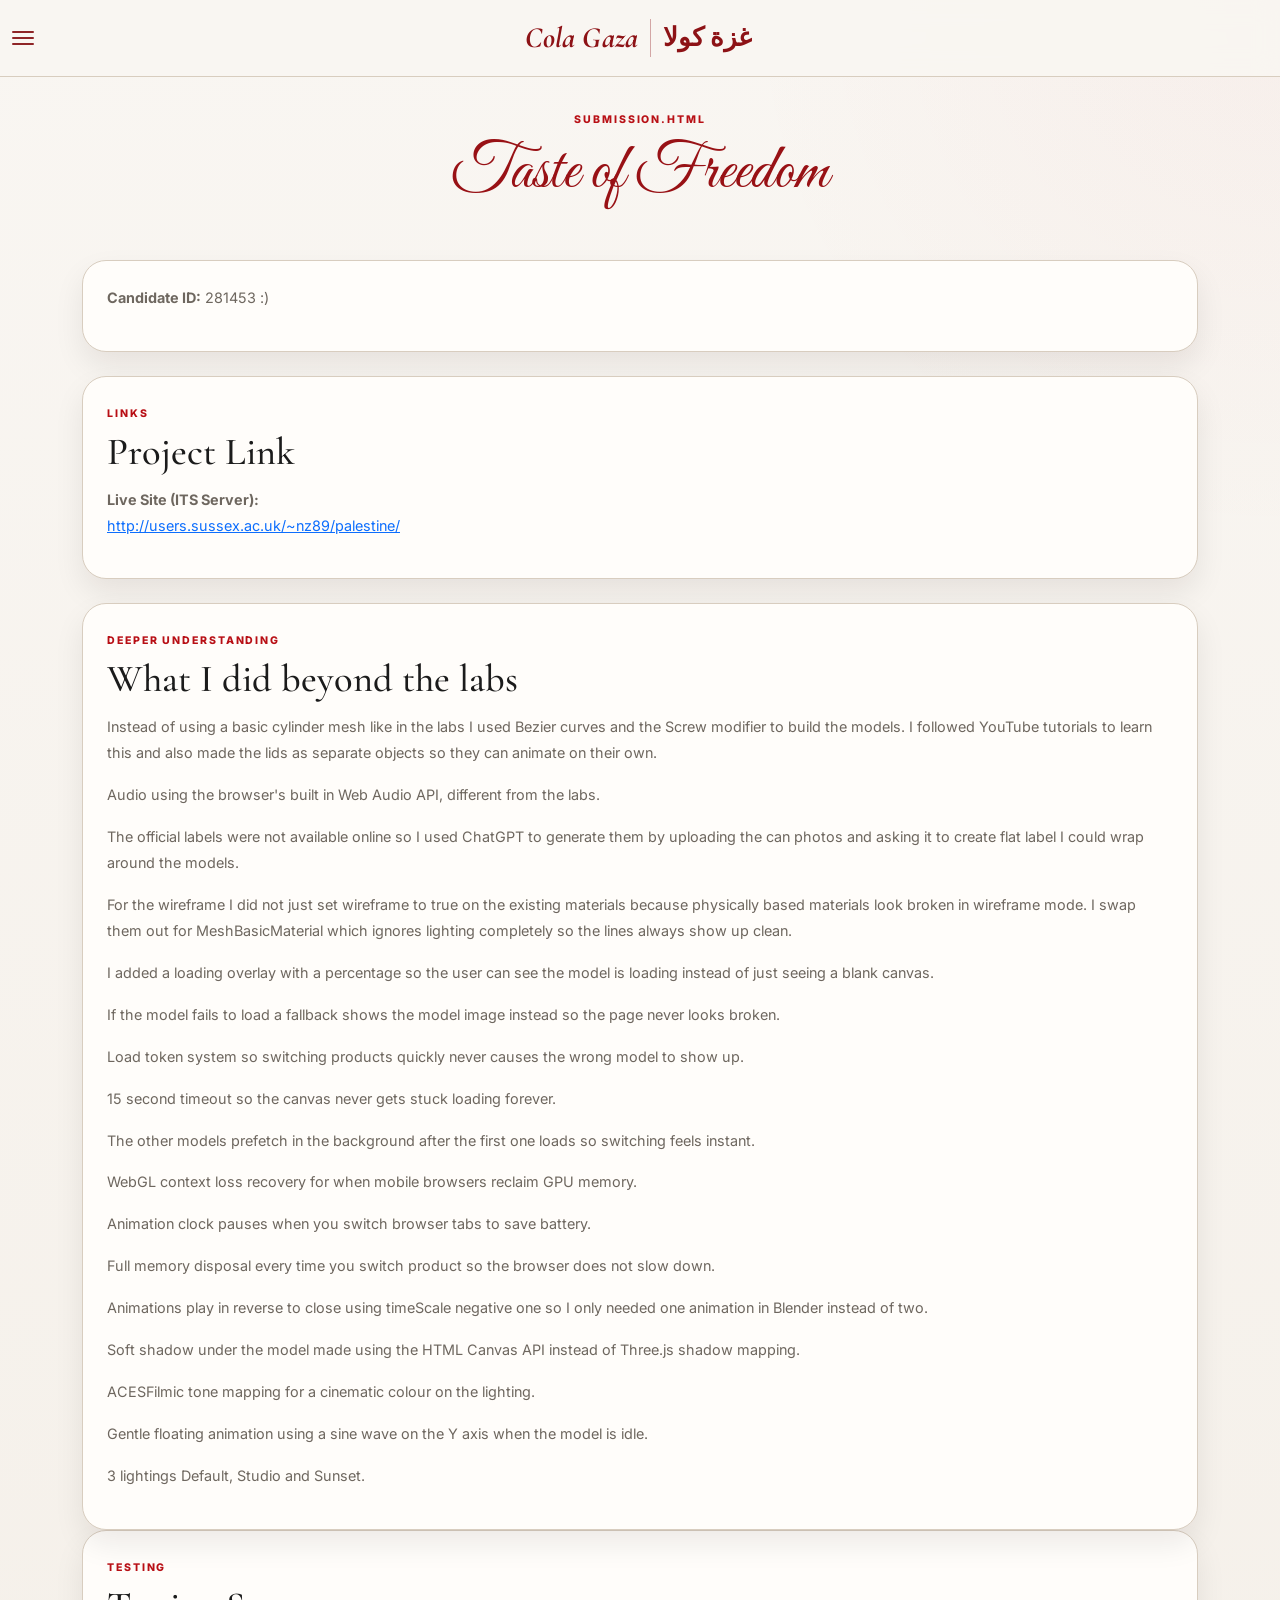
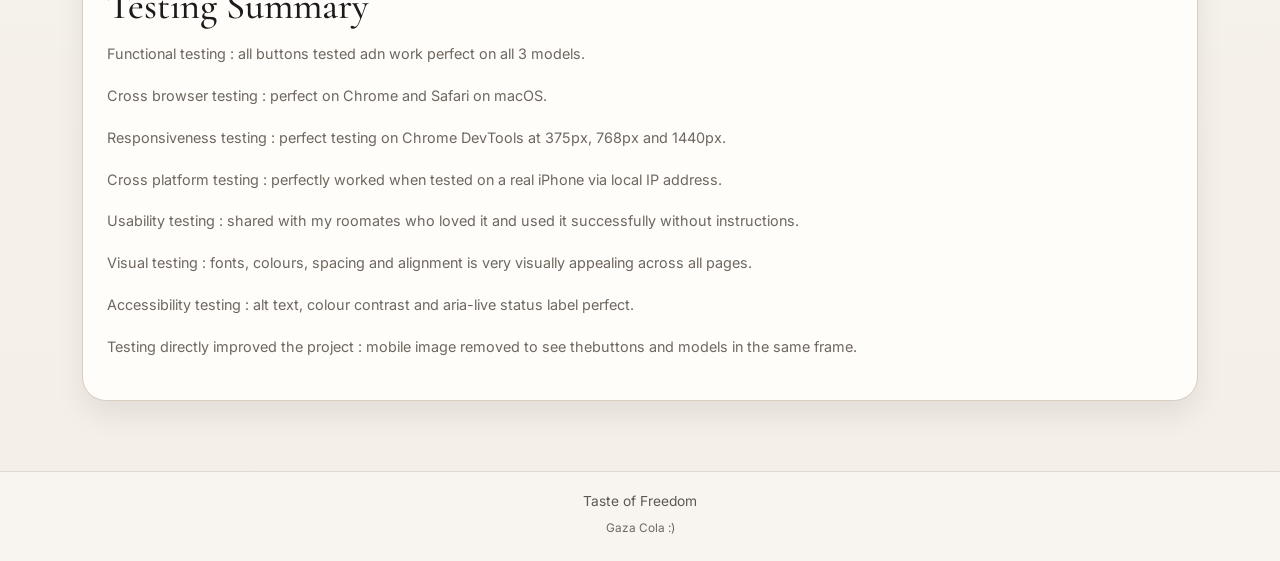
<file: submission.html>
<!DOCTYPE html>
<html lang="en">
  <head>
    <meta charset="UTF-8" />
    <meta name="viewport" content="width=device-width, initial-scale=1.0" />
    <title>Submission.html | Gaza Cola</title>

    <link
      href="https://cdn.jsdelivr.net/npm/bootstrap@5.3.3/dist/css/bootstrap.min.css"
      rel="stylesheet"
    />

    <link rel="preconnect" href="https://fonts.googleapis.com" />
    <link rel="preconnect" href="https://fonts.gstatic.com" crossorigin />
    <link
      href="https://fonts.googleapis.com/css2?family=Cormorant+Garamond:wght@500;600;700&family=Inter:wght@300;400;500;600;700;800&family=Great+Vibes&display=swap"
      rel="stylesheet"
    />

    <link rel="stylesheet" href="./css/style.css" />
  </head>

  <body class="site-body-light">
    <header class="gc-header sticky-top">
      <div class="container-fluid gc-header-container">
        <div class="gc-header-bar">
          <button
            class="gc-menu-btn"
            type="button"
            data-bs-toggle="offcanvas"
            data-bs-target="#siteMenu"
            aria-controls="siteMenu"
            aria-label="Open menu"
          >
            <span></span>
            <span></span>
            <span></span>
          </button>

          <a href="./index.html" class="gc-brand text-decoration-none">
            <span class="gc-brand-en">Cola Gaza</span>
            <span class="gc-brand-divider"></span>
            <span class="gc-brand-ar">غزة كولا</span>
          </a>

          <div></div>
        </div>
      </div>
    </header>

    <div
      class="offcanvas offcanvas-start gc-offcanvas"
      tabindex="-1"
      id="siteMenu"
      aria-labelledby="siteMenuLabel"
    >
      <div class="offcanvas-header">
        <h5 class="offcanvas-title" id="siteMenuLabel">Menu</h5>
        <button
          type="button"
          class="btn-close"
          data-bs-dismiss="offcanvas"
          aria-label="Close"
        ></button>
      </div>
      <div class="offcanvas-body">
        <nav class="gc-menu-nav">
          <a href="./index.html">Home</a>
          <a href="./viewer.html?product=red-can">Gaza Cola Can</a>
          <a href="./viewer.html?product=white-bottle">Palestine Cola Bottle</a>
          <a href="./viewer.html?product=white-can">Palestine Cola Can</a>
          <a href="./about.html">About</a>
        </nav>
      </div>
    </div>

    <main class="gc-about-page">
      <div class="container">

        <div class="gc-about-heading text-center mb-5">
          <span class="gc-overline">Submission.html</span>
          <h1>Taste of Freedom</h1>
        </div>

        <div class="row g-4">

          <!-- Student Details -->
          <div class="col-12">
            <article class="gc-about-card">
              <p><strong>Candidate ID:</strong> 281453 :)</p>
            </article>
          </div>

          <!-- Links -->
          <div class="col-12">
            <article class="gc-about-card">
              <span class="gc-overline">Links</span>
              <h2>Project Link</h2>

              <p>
                <strong>Live Site (ITS Server):</strong><br />
                <a href="http://users.sussex.ac.uk/~nz89/palestine/" target="_blank">
                  http://users.sussex.ac.uk/~nz89/palestine/
                </a>
              </p>
            </article>
          </div>


        <!-- Deeper Understanding -->
        <div class="col-12">
          <article class="gc-about-card">
    <span class="gc-overline">Deeper Understanding</span>
    <h2>What I did beyond the labs</h2>
    <p>Instead of using a basic cylinder mesh like in the labs I used Bezier curves and the Screw modifier to build the models. I followed YouTube tutorials to learn this and also made the lids as separate objects so they can animate on their own.</p>
    <p>Audio using the browser's built in Web Audio API, different from the labs.</p>
    <p>The official labels were not available online so I used ChatGPT to generate them by uploading the can photos and asking it to create flat label I could wrap around the models.</p>
    <p>For the wireframe I did not just set wireframe to true on the existing materials because physically based materials look broken in wireframe mode. I swap them out for MeshBasicMaterial which ignores lighting completely so the lines always show up clean.</p>
    <p>I added a loading overlay with a percentage so the user can see the model is loading instead of just seeing a blank canvas.</p>
    <p>If the model fails to load a fallback shows the model image instead so the page never looks broken.</p>
    <p>Load token system so switching products quickly never causes the wrong model to show up.</p>
    <p>15 second timeout so the canvas never gets stuck loading forever.</p>
    <p>The other models prefetch in the background after the first one loads so switching feels instant.</p>
    <p>WebGL context loss recovery for when mobile browsers reclaim GPU memory.</p>
    <p>Animation clock pauses when you switch browser tabs to save battery.</p>
    <p>Full memory disposal every time you switch product so the browser does not slow down.</p>
    <p>Animations play in reverse to close using timeScale negative one so I only needed one animation in Blender instead of two.</p>
    <p>Soft shadow under the model made using the HTML Canvas API instead of Three.js shadow mapping.</p>
    <p>ACESFilmic tone mapping for a cinematic colour on the lighting.</p>
    <p>Gentle floating animation using a sine wave on the Y axis when the model is idle.</p>
    <p>3 lightings Default, Studio and Sunset.</p>
    
  </article>
</div>
            </article>
          </div>

          <!-- Testing Summary -->
          <div class="col-12">
            <article class="gc-about-card">
              <span class="gc-overline">Testing</span>
              <h2>Testing Summary</h2>
              <p>Functional testing : all buttons tested adn work perfect on all 3 models.</p>
              <p>Cross browser testing : perfect on Chrome and Safari on macOS.</p>
              <p>Responsiveness testing : perfect testing on Chrome DevTools at 375px, 768px and 1440px. </p>
              <p>Cross platform testing : perfectly worked when tested on a real iPhone via local IP address.</p>
              <p>Usability testing : shared with my roomates who loved it and used it successfully without instructions.</p>
              <p>Visual testing : fonts, colours, spacing and alignment is very visually appealing across all pages.</p>
              <p>Accessibility testing : alt text, colour contrast and aria-live status label perfect.</p>
              <p>Testing directly improved the project : mobile image removed to see thebuttons and models in the same frame.</p>
            </article>
          </div>

        </div>
      </div>
    </main>

    <footer class="gc-footer-light">
      <div class="container text-center">
        <p class="mb-1">Taste of Freedom</p>
        <small>Gaza Cola :) </small>
      </div>
    </footer>

    <script src="https://cdn.jsdelivr.net/npm/bootstrap@5.3.3/dist/js/bootstrap.bundle.min.js"></script>
  </body>
</html>
</file>
<file: css/style.css>
:root {
  --gc-cream: #f6f2ed;
  --gc-cream-2: #fbf8f4;
  --gc-red: #b80f15;
  --gc-red-dark: #930d12;
  --gc-text: #1b1b1b;
  --gc-muted: #6e675f;
  --gc-line: #d8cdbf;
  --gc-card: #fffdfa;
  --gc-shadow: 0 14px 30px rgba(31, 18, 11, 0.08);
  --gc-shadow-soft: 0 8px 18px rgba(31, 18, 11, 0.05);
  --gc-radius-xl: 24px;
  --gc-radius-lg: 18px;
  --gc-radius-md: 14px;
  --gc-radius-sm: 10px;
  --gc-max-width: 1440px;
}

* {
  box-sizing: border-box;
}

html {
  scroll-behavior: smooth;
}

body {
  margin: 0;
  font-family: "Inter", sans-serif;
  color: var(--gc-text);
  font-size: 14px;
  line-height: 1.6;
}

img {
  max-width: 100%;
}

.site-body-light {
  background:
    radial-gradient(circle at top right, rgba(184, 15, 21, 0.03), transparent 22%),
    linear-gradient(180deg, #f9f6f2 0%, #f4efe8 100%);
  color: var(--gc-text);
}

h1,
h2,
h3,
h4,
.gc-brand,
.gc-home-title,
.gc-about-heading h1,
.gc-viewer-hero h1,
.gc-hero-content-panel h2,
.gc-product-card-content h3 {
  font-family: "Cormorant Garamond", serif;
}

.gc-header {
  background: rgba(249, 246, 242, 0.94);
  border-bottom: 1px solid var(--gc-line);
  backdrop-filter: blur(12px);
}

.gc-header-container {
  max-width: var(--gc-max-width);
}

.gc-header-bar {
  min-height: 76px;
  display: grid;
  grid-template-columns: 58px 1fr 60px;
  align-items: center;
  gap: 8px;
}

.gc-header-minimal {
  background: rgba(249, 246, 242, 0.94);
}

.gc-header-bar-minimal {
  min-height: 48px;
  grid-template-columns: 36px;
  justify-content: start;
}

.gc-menu-btn {
  width: 34px;
  height: 34px;
  border: none;
  background: transparent;
  display: inline-flex;
  flex-direction: column;
  justify-content: center;
  gap: 4px;
  padding: 0;
  cursor: pointer;
}

.gc-menu-btn span {
  width: 22px;
  height: 2px;
  background: #8f2527;
  display: block;
  border-radius: 999px;
}

.gc-brand {
  display: flex;
  justify-content: center;
  align-items: center;
  gap: 12px;
  color: #8d1216;
  font-weight: 700;
  letter-spacing: 0.2px;
}

.gc-brand-en {
  font-size: clamp(1.45rem, 2.3vw, 2.4rem);
  font-style: italic;
  line-height: 1;
}

.gc-brand-ar {
  font-size: clamp(1.25rem, 2vw, 2.05rem);
  line-height: 1;
}

.gc-brand-divider {
  width: 1px;
  height: 38px;
  background: currentColor;
  opacity: 0.35;
}

.gc-header-actions {
  display: flex;
  justify-content: flex-end;
  align-items: center;
  gap: 8px;
}

.gc-icon-btn {
  width: 36px;
  height: 36px;
  border: 1px solid transparent;
  background: transparent;
  color: #8d1216;
  display: inline-flex;
  align-items: center;
  justify-content: center;
  border-radius: 999px;
  transition: 0.25s ease;
}

.gc-icon-btn:hover {
  background: rgba(184, 15, 21, 0.05);
  border-color: rgba(184, 15, 21, 0.12);
  color: #8d1216;
}

.gc-icon-btn svg {
  width: 18px;
  height: 18px;
}

.gc-offcanvas {
  background: #f9f5ef;
}

.gc-menu-nav {
  display: grid;
  gap: 12px;
}

.gc-menu-nav a {
  color: var(--gc-text);
  text-decoration: none;
  font-weight: 600;
  font-size: 0.94rem;
}

/* HOME */
.gc-home-hero {
  padding: 34px 0 20px;
}

.gc-home-shell {
  max-width: 1140px;
}

.gc-title-region {
  margin-bottom: 26px;
  padding: 10px 0 10px;
}

.gc-strapline {
  color: var(--gc-muted);
  text-transform: uppercase;
  letter-spacing: 0.18em;
  font-size: 0.68rem;
  font-weight: 700;
  margin: 0 0 8px;
}

.gc-home-title {
  font-family: "Great Vibes", cursive;
  font-size: clamp(2.8rem, 5vw, 5rem);
  color: #971215;
  margin: 0;
}

.gc-olive-branch {
  position: absolute;
  right: -10px;
  top: -18px;
  width: min(170px, 18vw);
  pointer-events: none;
}

.gc-olive-image {
  width: 100%;
  height: 100%;
  object-fit: cover;
  mix-blend-mode: multiply;
  border-radius: 24px;
  opacity: 0.88;
}

.gc-hero-card,
.gc-product-card,
.gc-story-card,
.gc-about-card,
.gc-about-mini-card,
.gc-viewer-stage-card,
.gc-viewer-preview-card,
.gc-controls-card,
.gc-media-sidebar,
.gc-media-stage {
  background: var(--gc-card);
  border: 1px solid var(--gc-line);
  border-radius: var(--gc-radius-xl);
  box-shadow: var(--gc-shadow);
}

.gc-hero-card {
  overflow: hidden;
  display: grid;
  grid-template-columns: minmax(0, 1.2fr) minmax(300px, 0.8fr);
}

.gc-hero-image-panel {
  min-height: 620px;
  display: flex;
  align-items: center;
  justify-content: center;
  padding: 32px;
  background: linear-gradient(180deg, #cfe3f5 0%, #edf3f8 100%);
}

.gc-hero-image {
  width: 100%;
  max-width: 500px;
  max-height: 560px;
  object-fit: contain;
  display: block;
}

.gc-hero-content-panel {
  padding: 34px 28px 32px;
  display: flex;
  flex-direction: column;
  justify-content: center;
}

.gc-hero-content-panel h2 {
  font-size: clamp(2.2rem, 3.2vw, 3.4rem);
  line-height: 0.96;
  margin-bottom: 10px;
}

.gc-hero-content-panel p {
  color: var(--gc-muted);
  font-size: 0.92rem;
  line-height: 1.75;
  max-width: 380px;
  margin: 0 auto 22px;
}

.gc-products-section {
  padding: 28px 0;
}

.gc-section-heading {
  margin-bottom: 28px;
}

.gc-overline {
  display: inline-block;
  color: var(--gc-red);
  text-transform: uppercase;
  letter-spacing: 0.18em;
  font-size: 0.66rem;
  font-weight: 800;
  margin-bottom: 6px;
}

.gc-section-heading h2 {
  font-size: clamp(1.95rem, 3vw, 3rem);
  margin-bottom: 8px;
}

.gc-section-heading p {
  color: var(--gc-muted);
  max-width: 700px;
  margin: 0 auto;
  line-height: 1.75;
  font-size: 0.92rem;
}

.gc-product-card {
  overflow: hidden;
  height: 100%;
}

.gc-product-card-image-wrap {
  min-height: 300px;
  background: linear-gradient(180deg, #f6f1ea 0%, #f2ece4 100%);
  display: flex;
  align-items: center;
  justify-content: center;
  padding: 22px;
}

.gc-product-card-image {
  max-width: 100%;
  max-height: 250px;
  object-fit: contain;
  display: block;
}

.gc-product-card-content {
  padding: 22px 20px 26px;
}

.gc-product-card-content h3 {
  font-size: clamp(1.75rem, 2.5vw, 2.45rem);
  margin-bottom: 8px;
}

.gc-product-card-content p {
  color: var(--gc-muted);
  line-height: 1.7;
  margin-bottom: 18px;
  font-size: 0.9rem;
}

.gc-home-story {
  padding: 12px 0 70px;
}

.gc-story-card {
  padding: 28px 24px;
  height: 100%;
}

.gc-story-card h2 {
  font-size: clamp(1.9rem, 3vw, 2.8rem);
  margin-bottom: 10px;
}

.gc-story-card p {
  color: var(--gc-muted);
  line-height: 1.8;
  margin-bottom: 18px;
  font-size: 0.92rem;
}

.gc-story-gallery {
  display: grid;
  grid-template-columns: 1fr 1fr;
  gap: 16px;
}

.gc-story-gallery img {
  width: 100%;
  height: 100%;
  min-height: 220px;
  object-fit: cover;
  border-radius: 20px;
  border: 1px solid var(--gc-line);
  box-shadow: var(--gc-shadow-soft);
}

.gc-pill-btn {
  min-width: 180px;
}

.gc-primary-btn {
  background: linear-gradient(180deg, var(--gc-red) 0%, #a10f15 100%);
  color: #fff;
  border: 1px solid var(--gc-red);
  border-radius: 999px;
  padding: 9px 16px;
  font-weight: 700;
  font-size: 0.82rem;
  box-shadow: 0 8px 18px rgba(184, 15, 21, 0.14);
  transition: 0.25s ease;
  white-space: nowrap;
}

.gc-primary-btn:hover {
  background: linear-gradient(180deg, var(--gc-red-dark) 0%, #7f0b10 100%);
  border-color: var(--gc-red-dark);
  color: #fff;
  transform: translateY(-1px);
}

.gc-outline-red-btn {
  background: transparent;
  color: var(--gc-red);
  border: 1px solid rgba(184, 15, 21, 0.28);
  border-radius: 999px;
  padding: 9px 16px;
  font-weight: 700;
  font-size: 0.82rem;
  transition: 0.25s ease;
  white-space: nowrap;
}

.gc-outline-red-btn:hover {
  background: rgba(184, 15, 21, 0.06);
  color: var(--gc-red);
}

.gc-soft-btn {
  background: #ece4da;
  color: #1a1a1a;
  border: 1px solid #dccfc0;
  border-radius: 999px;
  padding: 9px 16px;
  font-weight: 700;
  font-size: 0.82rem;
  white-space: nowrap;
}

.gc-soft-btn:hover {
  background: #e6dbcf;
  color: #1a1a1a;
}

.gc-footer-light {
  padding: 18px 0 22px;
  color: #5e5751;
  border-top: 1px solid rgba(211, 199, 187, 0.6);
  background: rgba(255, 255, 255, 0.35);
}

.gc-footer-light p {
  font-size: 0.86rem;
}

.gc-footer-light small {
  color: var(--gc-muted);
  font-size: 0.74rem;
}

/* VIEWER */
.gc-viewer-page-light {
  padding: 10px 0 28px;
}

.gc-viewer-container-wide {
  max-width: 1460px;
  padding-left: 18px;
  padding-right: 18px;
}

.gc-viewer-hero-pro {
  margin-bottom: 12px;
}

.gc-viewer-hero h1 {
  font-size: clamp(1.7rem, 2.5vw, 2.4rem);
  color: #1d1b1b;
  margin-bottom: 0;
  line-height: 1.05;
}

.gc-viewer-stage-wrap {
  margin-bottom: 18px;
}

.gc-viewer-stage-card {
  padding: 14px;
}

.gc-viewer-topbar {
  display: flex;
  align-items: center;
  justify-content: space-between;
  gap: 12px;
  margin-bottom: 12px;
  flex-wrap: wrap;
}

.gc-viewer-stage-grid {
  display: grid;
  grid-template-columns: minmax(0, 70%) minmax(280px, 30%);
  gap: 14px;
  align-items: stretch;
}

.gc-viewer-model-panel,
.gc-viewer-side-panel {
  min-width: 0;
}

#threeCanvasContainer {
  width: 100%;
  height: min(74vh, 780px);
  min-height: 520px;
  position: relative;
  background:
    radial-gradient(circle at 50% 16%, #ffffff 0%, #eef3f8 54%, #e7edf4 100%);
  border-radius: 24px;
  overflow: hidden;
  border: 1px solid rgba(207, 197, 183, 0.5);
  box-shadow: inset 0 1px 0 rgba(255, 255, 255, 0.8);
}

#threeCanvasContainer canvas {
  width: 100% !important;
  height: 100% !important;
  display: block;
  outline: none;
}

.gc-viewer-side-panel {
  display: grid;
  grid-template-rows: minmax(0, 58%) minmax(0, 42%);
  gap: 14px;
}

.gc-viewer-preview-card {
  padding: 14px;
  display: flex;
  flex-direction: column;
  min-height: 0;
}

.gc-viewer-preview-label {
  color: #7f1e20;
  margin-bottom: 10px;
  font-weight: 800;
  letter-spacing: 0.08em;
  text-transform: uppercase;
  font-size: 0.66rem;
}

.gc-viewer-preview-image-wrap {
  flex: 1;
  min-height: 0;
  display: flex;
}

.gc-viewer-preview-image {
  width: 100%;
  height: 100%;
  min-height: 320px;
  object-fit: contain;
  display: block;
  background: linear-gradient(180deg, #fcfaf7 0%, #f1e9df 100%);
  border-radius: 18px;
  padding: 12px;
  border: 1px solid rgba(211, 199, 187, 0.75);
}

.gc-controls-card {
  padding: 14px;
  display: flex;
  flex-direction: column;
}

.gc-controls-title {
  color: #7f1e20;
  margin-bottom: 12px;
  font-weight: 800;
  letter-spacing: 0.08em;
  text-transform: uppercase;
  font-size: 0.66rem;
}

.gc-controls-grid {
  display: grid;
  grid-template-columns: 1fr 1fr;
  gap: 10px;
}

.gc-control-btn {
  width: 100%;
  min-height: 44px;
  display: inline-flex;
  align-items: center;
  justify-content: center;
}

.gc-controls-note {
  margin-top: 12px;
  color: var(--gc-muted);
  font-size: 0.78rem;
  line-height: 1.65;
}

.gc-inline-select {
  width: 260px;
  min-height: 42px;
  font-size: 0.84rem;
  border-radius: 999px;
  border-color: #d8ccc0;
  padding-left: 16px;
  padding-right: 38px;
  box-shadow: none !important;
  background-color: #fffdfa;
}

.gc-inline-status {
  min-height: 42px;
  padding: 0 16px;
  border-radius: 999px;
  font-size: 0.78rem;
  display: inline-flex;
  align-items: center;
  background: #f6f0e8;
  border: 1px solid #ded1c5;
  white-space: nowrap;
}

.gc-media-section-clean {
  padding-top: 8px;
}

.gc-side-title {
  font-size: 1.18rem;
  margin-bottom: 8px;
}

.gc-media-sidebar,
.gc-media-stage {
  padding: 16px;
}

.gc-media-sidebar p {
  color: var(--gc-muted);
  line-height: 1.68;
  font-size: 0.86rem;
}

.gc-media-tabs {
  display: grid;
  gap: 8px;
  margin-top: 12px;
}

.gc-media-tab {
  border: 1px solid #ddcfc2;
  background: #f7f1ea;
  color: #211d1a;
  border-radius: 12px;
  padding: 8px 12px;
  text-align: left;
  font-weight: 700;
  font-size: 0.8rem;
  transition: 0.25s ease;
}

.gc-media-tab:hover,
.gc-media-tab.is-active {
  background: var(--gc-red);
  border-color: var(--gc-red);
  color: #fff;
}

.gc-media-panel {
  display: none;
}

.gc-media-panel.is-active {
  display: block;
}

.gc-media-image {
  width: 100%;
  height: 210px;
  object-fit: cover;
  border-radius: 14px;
  border: 1px solid var(--gc-line);
}

.gc-media-image-wide {
  height: 260px;
}

.gc-media-placeholder h4 {
  font-size: 1.2rem;
  margin-bottom: 8px;
}

.gc-media-placeholder p {
  color: var(--gc-muted);
  line-height: 1.72;
  font-size: 0.86rem;
}

.gc-embed-placeholder {
  margin-top: 10px;
  min-height: 220px;
  border-radius: 14px;
  border: 1px dashed #ccb8a3;
  display: flex;
  align-items: center;
  justify-content: center;
  background: #f7f2ec;
  color: #7e6e61;
  font-weight: 700;
  font-size: 0.84rem;
}

/* ABOUT */
.gc-about-page {
  padding: 30px 0 70px;
}

.gc-about-heading h1 {
  font-family: "Great Vibes", cursive;
  font-size: clamp(2.7rem, 5vw, 4.7rem);
  color: #981115;
  margin-bottom: 8px;
}

.gc-about-heading p {
  color: var(--gc-muted);
  max-width: 700px;
  margin: 0 auto;
  line-height: 1.75;
  font-size: 0.92rem;
}

.gc-about-card {
  padding: 24px;
}

.gc-about-card h2 {
  font-size: clamp(1.9rem, 3vw, 2.8rem);
  margin-bottom: 12px;
}

.gc-about-card p {
  color: var(--gc-muted);
  line-height: 1.8;
  font-size: 0.9rem;
}

.gc-about-photo {
  width: 100%;
  height: 100%;
  min-height: 330px;
  object-fit: cover;
  border-radius: 16px;
  display: block;
}

.gc-about-mini-card {
  padding: 20px;
  height: 100%;
}

.gc-about-mini-card h3 {
  font-size: 1.55rem;
  margin-bottom: 8px;
}

.gc-about-mini-card p {
  color: var(--gc-muted);
  line-height: 1.7;
  margin: 0;
  font-size: 0.88rem;
}

@media (max-width: 1199px) {
  .gc-hero-card {
    grid-template-columns: 1fr;
  }

  .gc-hero-image-panel {
    min-height: 500px;
  }

  .gc-viewer-stage-grid {
    grid-template-columns: 1fr;
  }

  .gc-viewer-side-panel {
    grid-template-rows: auto auto;
  }

  #threeCanvasContainer {
    height: 560px;
    min-height: 560px;
  }

  .gc-viewer-preview-image {
    min-height: 260px;
  }
}

@media (max-width: 991px) {
  .gc-header-bar {
    grid-template-columns: 54px 1fr 54px;
    min-height: 72px;
  }

  .gc-brand {
    gap: 8px;
  }

  .gc-brand-divider {
    height: 34px;
  }

  .gc-olive-branch {
    width: 135px;
    top: -6px;
    right: 0;
  }

  .gc-story-gallery img {
    min-height: 200px;
  }

  .gc-inline-select {
    width: 220px;
  }

  #threeCanvasContainer {
    height: 480px;
    min-height: 480px;
  }
}

@media (max-width: 767px) {
  .gc-home-hero {
    padding-top: 24px;
  }

  .gc-title-region {
    margin-bottom: 22px;
  }

  .gc-olive-branch {
    position: static;
    margin: 0 auto 12px;
    width: 110px;
  }

  .gc-hero-image-panel {
    min-height: 320px;
    padding: 22px;
  }

  .gc-hero-content-panel {
    padding: 26px 18px;
  }

  .gc-product-card-image-wrap {
    min-height: 230px;
  }

  .gc-story-gallery {
    grid-template-columns: 1fr;
  }

  .gc-viewer-container-wide {
    padding-left: 14px;
    padding-right: 14px;
  }

  .gc-viewer-stage-card {
    padding: 10px;
  }

  .gc-viewer-topbar {
    align-items: stretch;
  }

  .gc-inline-select,
  .gc-inline-status {
    width: 100%;
  }

  #threeCanvasContainer {
  height: 500px !important;
    min-height: 500px !important;
    max-height: 500px !important;
  }

  .gc-controls-grid {
    grid-template-columns: 1fr;
  }

  .gc-media-image,
  .gc-media-image-wide {
    height: 180px;
  }

  .gc-brand-en,
  .gc-brand-ar {
    font-size: 1.2rem;
  }

  .gc-icon-btn {
    width: 34px;
    height: 34px;
  }
  
  .gc-viewer-preview-image {
    min-height: 120px !important;
    max-height: 180px !important;
    object-fit: contain;
  }

  .gc-viewer-preview-card {
    max-height: 220px;
    overflow: hidden;
  }

}


#threeCanvasContainer canvas {
  outline: none;
}

.gc-inline-status {
  overflow: hidden;
  text-overflow: ellipsis;
}

/* =========================================
   HOME PAGE REDESIGN
   ========================================= */

.gc-home-hero-redesign {
  padding: 34px 0 72px;
  position: relative;
  overflow: hidden;
}

.gc-home-hero-redesign::before {
  content: "";
  position: absolute;
  inset: 0;
  background:
    radial-gradient(circle at 12% 12%, rgba(184, 15, 21, 0.07), transparent 24%),
    radial-gradient(circle at 88% 16%, rgba(151, 18, 21, 0.05), transparent 20%),
    linear-gradient(180deg, rgba(255, 255, 255, 0.22), rgba(255, 255, 255, 0));
  pointer-events: none;
}

.gc-home-intro {
  max-width: 760px;
  margin: 10px auto 0;
  color: var(--gc-muted);
  font-size: 0.95rem;
  line-height: 1.9;
}

.gc-olive-branch-home {
  right: -16px;
  top: -10px;
  width: min(180px, 18vw);
}

.gc-home-product-stack {
  display: grid;
  gap: 30px;
  position: relative;
  z-index: 1;
}

.gc-home-feature-card {
  position: relative;
  overflow: hidden;
  display: grid;
  grid-template-columns: minmax(0, 1.08fr) minmax(340px, 0.92fr);
  min-height: 620px;
  background: var(--gc-card);
  border: 1px solid var(--gc-line);
  border-radius: 30px;
  box-shadow: 0 18px 40px rgba(31, 18, 11, 0.08);
}

.gc-home-feature-card::after {
  content: "";
  position: absolute;
  inset: 0;
  background: linear-gradient(135deg, rgba(255,255,255,0.18), transparent 42%);
  pointer-events: none;
}

.gc-home-feature-red .gc-home-feature-visual {
  background:
    radial-gradient(circle at 30% 20%, rgba(255,255,255,0.48), transparent 22%),
    linear-gradient(180deg, #d8e7f4 0%, #edf3f8 48%, #e6edf4 100%);
}

.gc-home-feature-light .gc-home-feature-visual {
  background:
    radial-gradient(circle at 30% 18%, rgba(255,255,255,0.52), transparent 22%),
    linear-gradient(180deg, #f8f4ef 0%, #f2ebe3 48%, #ece2d8 100%);
}

.gc-home-feature-bottle .gc-home-feature-visual {
  background:
    radial-gradient(circle at 32% 18%, rgba(255,255,255,0.54), transparent 22%),
    linear-gradient(180deg, #eef3f5 0%, #e7edef 52%, #dde6eb 100%);
}

.gc-home-feature-visual {
  display: flex;
  align-items: center;
  justify-content: center;
  padding: 38px;
  min-height: 100%;
  position: relative;
}

.gc-home-feature-visual::before {
  content: "";
  position: absolute;
  width: 68%;
  height: 68%;
  border-radius: 50%;
  background: radial-gradient(circle, rgba(255,255,255,0.48), rgba(255,255,255,0));
  filter: blur(8px);
}

.gc-home-feature-visual-inner {
  width: 100%;
  height: 100%;
  min-height: 500px;
  display: flex;
  align-items: center;
  justify-content: center;
  padding: 18px;
  border-radius: 24px;
  background: linear-gradient(180deg, rgba(255,255,255,0.26), rgba(255,255,255,0.08));
  border: 1px solid rgba(255, 255, 255, 0.26);
  backdrop-filter: blur(2px);
  box-shadow: inset 0 1px 0 rgba(255,255,255,0.45);
  position: relative;
  z-index: 1;
}

.gc-home-feature-image {
  display: block;
  object-fit: contain;
  filter: drop-shadow(0 28px 38px rgba(0, 0, 0, 0.14));
  transform: translateY(0);
  transition: transform 0.35s ease;
}

.gc-home-feature-card:hover .gc-home-feature-image {
  transform: translateY(-6px);
}

.gc-home-feature-image-can {
  width: min(100%, 460px);
  max-height: 520px;
}

.gc-home-feature-image-bottle {
  width: min(100%, 340px);
  max-height: 540px;
}

.gc-home-feature-content {
  padding: 42px 34px;
  display: flex;
  flex-direction: column;
  justify-content: center;
  position: relative;
  z-index: 1;
}

.gc-home-feature-tag {
  display: inline-flex;
  align-self: flex-start;
  padding: 8px 14px;
  margin-bottom: 14px;
  border-radius: 999px;
  background: rgba(184, 15, 21, 0.08);
  color: var(--gc-red);
  font-size: 0.72rem;
  font-weight: 800;
  text-transform: uppercase;
  letter-spacing: 0.12em;
}

.gc-home-feature-content h2 {
  font-family: "Cormorant Garamond", serif;
  font-size: clamp(2.4rem, 3.5vw, 4rem);
  line-height: 0.95;
  margin-bottom: 14px;
  color: #1d1a18;
}

.gc-home-feature-content p {
  color: var(--gc-muted);
  font-size: 0.95rem;
  line-height: 1.9;
  max-width: 470px;
  margin-bottom: 20px;
}

.gc-home-feature-points {
  display: flex;
  flex-wrap: wrap;
  gap: 10px;
  margin-bottom: 24px;
}

.gc-home-feature-points span {
  display: inline-flex;
  align-items: center;
  min-height: 38px;
  padding: 8px 14px;
  border-radius: 999px;
  background: #f6f0e8;
  border: 1px solid #e3d7ca;
  color: #544e48;
  font-size: 0.78rem;
  font-weight: 700;
}

.gc-home-feature-card .gc-pill-btn {
  min-width: 190px;
}

@media (max-width: 1199px) {
  .gc-home-feature-card {
    grid-template-columns: 1fr;
    min-height: auto;
  }

  .gc-home-feature-visual {
    min-height: 420px;
  }

  .gc-home-feature-visual-inner {
    min-height: 380px;
  }

  .gc-home-feature-content {
    padding-top: 28px;
    padding-bottom: 32px;
    text-align: center;
    align-items: center;
  }

  .gc-home-feature-tag {
    align-self: center;
  }

  .gc-home-feature-content p {
    max-width: 620px;
  }

  .gc-home-feature-points {
    justify-content: center;
  }
}

@media (max-width: 767px) {
  .gc-home-hero-redesign {
    padding: 24px 0 52px;
  }

  .gc-home-intro {
    font-size: 0.9rem;
    line-height: 1.8;
  }

  .gc-home-product-stack {
    gap: 20px;
  }

  .gc-home-feature-card {
    border-radius: 22px;
  }

  .gc-home-feature-visual {
    padding: 20px;
    min-height: 300px;
  }

  .gc-home-feature-visual-inner {
    min-height: 260px;
    padding: 14px;
    border-radius: 18px;
  }

  .gc-home-feature-content {
    padding: 24px 18px 26px;
  }

  .gc-home-feature-content h2 {
    font-size: 2.2rem;
  }

  .gc-home-feature-content p {
    font-size: 0.9rem;
  }

  .gc-home-feature-image-can {
    width: min(100%, 270px);
    max-height: 320px;
  }

  .gc-home-feature-image-bottle {
    width: min(100%, 210px);
    max-height: 320px;
  }
}

/* 3D MODELING VIEWS SECTION (NEW) */
.gc-modeling-views {
  margin: 80px 0;
}

.gc-model-card {
  background: var(--gc-card);
  border: 1px solid var(--gc-line);
  border-radius: var(--gc-radius-xl);
  box-shadow: var(--gc-shadow);
  overflow: hidden;
  transition: all 0.3s ease;
}

.gc-model-card:hover {
  transform: translateY(-8px);
  box-shadow: 0 24px 48px rgba(31, 18, 11, 0.12);
}

.gc-model-image-wrap {
  height: 220px;
  background: linear-gradient(135deg, #f8f5f2 0%, #f4f0ec 100%);
  display: flex;
  align-items: center;
  justify-content: center;
  padding: 20px;
}

.gc-model-image {
  width: 100%;
  height: 100%;
  max-height: 180px;
  object-fit: contain;
  border-radius: var(--gc-radius-md);
  box-shadow: 0 12px 28px rgba(0, 0, 0, 0.08);
}

.gc-model-card-content {
  padding: 20px;
}

.gc-model-tag {
  display: inline-block;
  background: rgba(184, 15, 21, 0.08);
  color: var(--gc-red);
  padding: 4px 12px;
  border-radius: 20px;
  font-size: 0.7rem;
  font-weight: 700;
  text-transform: uppercase;
  letter-spacing: 0.08em;
  margin-bottom: 8px;
}

.gc-model-card-content h3 {
  font-family: "Cormorant Garamond", serif;
  font-size: 1.3rem;
  margin-bottom: 8px;
  color: var(--gc-text);
}

.gc-model-card-content p {
  color: var(--gc-muted);
  font-size: 0.85rem;
  line-height: 1.6;
  margin: 0;
}

/* Responsive adjustments */
@media (max-width: 991px) {
  .gc-modeling-views {
    margin: 60px 0;
  }
  
  .gc-model-image-wrap {
    height: 200px;
  }
}

@media (max-width: 767px) {
  .gc-model-image-wrap {
    height: 180px;
    padding: 16px;
  }
  
  .gc-model-image {
    max-height: 140px;
  }
}

/* STUDIO LIGHT BUTTON (NEW) */
#lightingBtn {
  position: relative;
  overflow: hidden;
  background: linear-gradient(135deg, #f8f4f2, #f0e8e0) !important;
  transition: all 0.4s cubic-bezier(0.4, 0, 0.2, 1);
}

#lightingBtn::before {
  content: "";
  position: absolute;
  top: 0;
  left: -100%;
  width: 100%;
  height: 100%;
  background: linear-gradient(90deg, transparent, rgba(255,255,255,0.4), transparent);
  transition: left 0.6s;
}

#lightingBtn:hover::before {
  left: 100%;
}

#lightingBtn:hover {
  transform: translateY(-2px) scale(1.02) !important;
  box-shadow: 0 12px 28px rgba(184, 15, 21, 0.25) !important;
}

/* Responsive grid adjustment for 5 buttons */
@media (min-width: 768px) {
  .gc-controls-grid {
    grid-template-columns: repeat(2, 1fr);
    grid-template-rows: repeat(3, auto);
    gap: 8px;
  }
  
  .gc-controls-grid > *:nth-child(1) { grid-column: 1; grid-row: 1; }  /* Cap */
  .gc-controls-grid > *:nth-child(2) { grid-column: 2; grid-row: 1; }  /* Wireframe */
  .gc-controls-grid > *:nth-child(3) { grid-column: 1; grid-row: 2; }  /* Rotate */
  .gc-controls-grid > *:nth-child(4) { grid-column: 2; grid-row: 2; }  /* Lighting */
  .gc-controls-grid > *:nth-child(5) { grid-column: 1 / -1; grid-row: 3; } /* Reset */
}

@media (max-width: 767px) {
  .gc-controls-grid {
    grid-template-columns: 1fr;
    grid-template-rows: repeat(5, auto);
    gap: 8px;
  }
}
@media (max-width: 767px) {
  .gc-viewer-side-panel {
    display: block !important;
  }

  .gc-viewer-preview-card {
    max-height: 160px !important;
    min-height: unset !important;
    overflow: hidden !important;
  }

  .gc-viewer-preview-image {
    height: 120px !important;
    min-height: unset !important;
    max-height: 120px !important;
    object-fit: contain !important;
  }
}
@media (max-width: 1199px) {
  .gc-viewer-preview-card {
    display: none !important;
  }

  .gc-viewer-side-panel {
    display: block !important;
  }
}
@media (max-width: 767px) {
  .gc-viewer-page-light {
    padding-bottom: 0 !important;
  }

  .gc-viewer-stage-wrap {
    margin-bottom: 0 !important;
  }
}
.gc-viewer-body .offcanvas {
  width: 260px !important;
  font-size: 1rem !important;
  padding: 0 !important;
}

.gc-viewer-body .offcanvas-body {
  padding: 24px !important;
}

.gc-viewer-body .gc-menu-nav a {
  font-size: 0.94rem !important;
  padding: 4px 0 !important;
}
</file>
